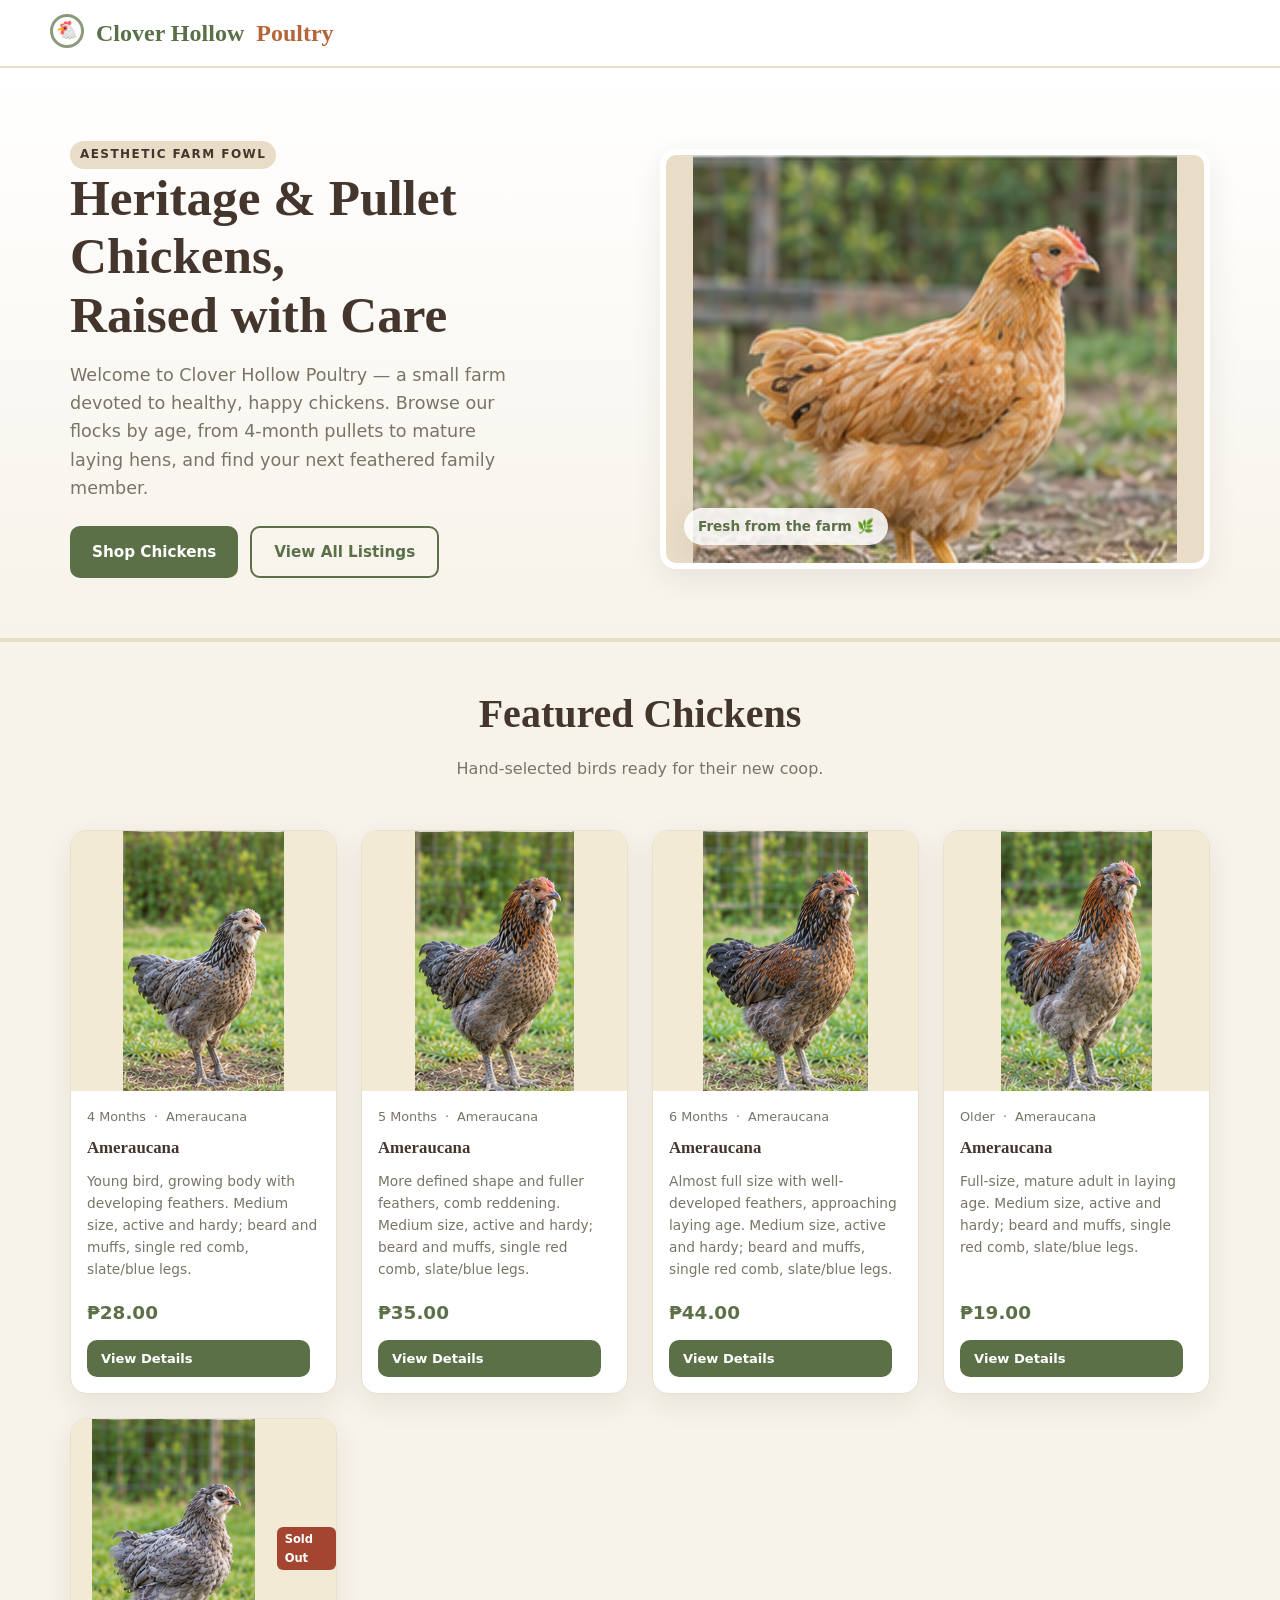
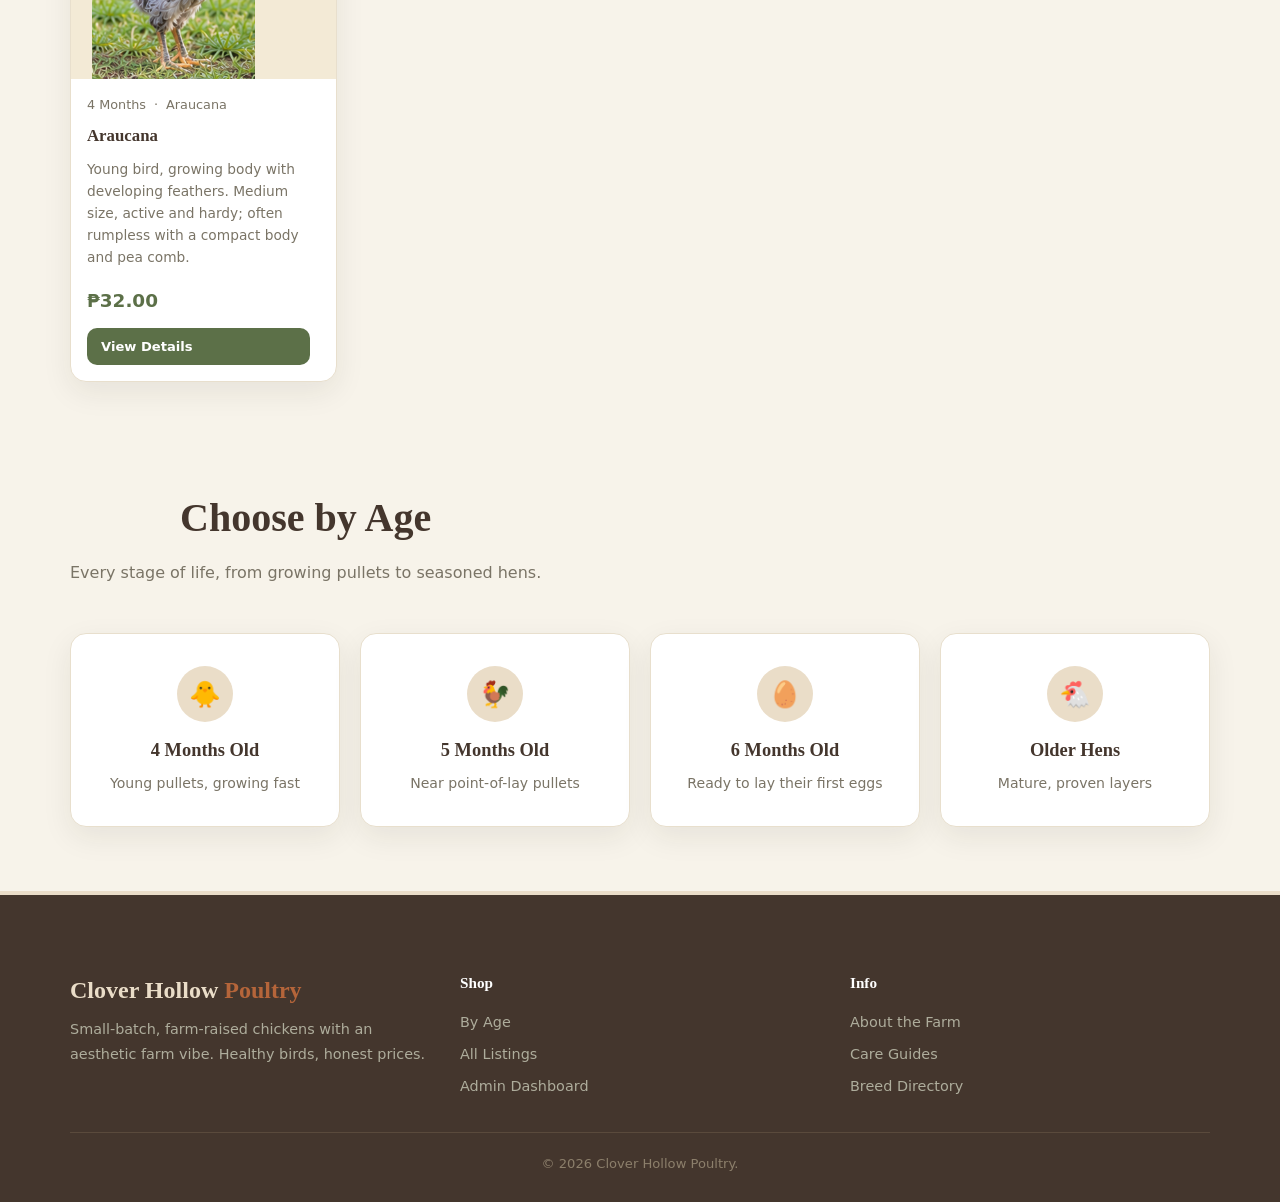
<file: index.html>
<!DOCTYPE html>
<html lang="en">
<head>
<meta charset="UTF-8">
<meta name="viewport" content="width=device-width, initial-scale=1.0">
<title>Clover Hollow Poultry | Farm-Fresh Chickens</title>
<link rel="stylesheet" href="css/style.css">
</head>
<body>

<header class="site-header">
  <div class="container header-inner">
    <a href="index.html" class="brand">
      <div class="mark">🐔</div>
      Clover Hollow <span style="color:var(--terracotta)">Poultry</span>
    </a>

    <nav class="nav-links">
      <a href="index.html">Home</a>
      <a href="categories.html">Chickens by Age</a>
      <a href="products.html">All Listings</a>
      <a href="admin.html">Admin</a>
    </nav>

    <div class="nav-actions">
      <button class="menu-btn" id="menu-btn" aria-label="Open menu"></button>
    </div>
  </div>
</header>

<div class="menu-overlay" id="menu-overlay"></div>
<nav class="mobile-menu" id="mobile-menu">
  <div class="admin-brand" style="margin-bottom:20px">Menu</div>
  <a href="index.html">Home</a>
  <a href="categories.html">Chickens by Age</a>
  <a href="products.html">All Listings</a>
  <a href="admin.html">Admin Dashboard</a>
</nav>

<section class="hero">
  <div class="container">
    <div class="grid">
      <div>
        <span class="tag">Aesthetic Farm Fowl</span>
        <h1>Heritage &amp; Pullet Chickens,<br>Raised with Care</h1>
        <p>Welcome to Clover Hollow Poultry — a small farm devoted to healthy, happy chickens. Browse our flocks by age, from 4-month pullets to mature laying hens, and find your next feathered family member.</p>
        <div style="display:flex;gap:12px;flex-wrap:wrap">
          <a href="categories.html" class="btn btn-primary">Shop Chickens</a>
          <a href="products.html" class="btn btn-outline">View All Listings</a>
        </div>
      </div>
      <div class="hero-image">
        <img src="assets/images/4-month/orpington-4-month.png" alt="Orpington chicken" loading="lazy" onerror="this.src='https://placehold.co/600x420?text=Chicken'">
        <div class="hero-chip">Fresh from the farm 🌿</div>
      </div>
    </div>
  </div>
</section>

<section class="section section-sm">
  <div class="container">
    <h2 class="section-title">Featured Chickens</h2>
    <p class="section-sub">Hand-selected birds ready for their new coop.</p>
    <div class="card-grid" id="featured-grid"></div>
  </div>
</section>

<section class="section">
  <div class="container">
    <div style="display:flex;align-items:center;justify-content:space-between;gap:20px;flex-wrap:wrap">
      <div>
        <h2 class="section-title">Choose by Age</h2>
        <p class="section-sub">Every stage of life, from growing pullets to seasoned hens.</p>
      </div>
    </div>
    <div class="category-grid">
      <a href="categories.html?age=4-month" class="category-card">
        <div class="category-icon">🐥</div>
        <h3>4 Months Old</h3>
        <p>Young pullets, growing fast</p>
      </a>
      <a href="categories.html?age=5-month" class="category-card">
        <div class="category-icon">🐓</div>
        <h3>5 Months Old</h3>
        <p>Near point-of-lay pullets</p>
      </a>
      <a href="categories.html?age=6-month" class="category-card">
        <div class="category-icon">🥚</div>
        <h3>6 Months Old</h3>
        <p>Ready to lay their first eggs</p>
      </a>
      <a href="categories.html?age=older" class="category-card">
        <div class="category-icon">🐔</div>
        <h3>Older Hens</h3>
        <p>Mature, proven layers</p>
      </a>
    </div>
  </div>
</section>

<footer class="site-footer">
  <div class="container">
    <div class="footer-grid">
      <div>
        <div class="brand-footer" style="margin-bottom:8px">Clover Hollow <span style="color:var(--terracotta)">Poultry</span></div>
        <p>Small-batch, farm-raised chickens with an aesthetic farm vibe. Healthy birds, honest prices.</p>
      </div>
      <div>
        <h4>Shop</h4>
        <ul>
          <li><a href="categories.html">By Age</a></li>
          <li><a href="products.html">All Listings</a></li>
          <li><a href="admin.html">Admin Dashboard</a></li>
        </ul>
      </div>
      <div>
        <h4>Info</h4>
        <ul>
          <li><a href="#">About the Farm</a></li>
          <li><a href="#">Care Guides</a></li>
          <li><a href="#">Breed Directory</a></li>
        </ul>
      </div>
    </div>
    <div class="copy">© 2026 Clover Hollow Poultry.</div>
  </div>
</footer>

<script src="data/products.js"></script>
<script src="js/app.js"></script>
<script>
document.addEventListener('DOMContentLoaded', () => {
  const featured = getProducts().filter(p => p.featured).slice(0, 6);
  renderCards('featured-grid', featured);
});
</script>
</body>
</html>
</file>
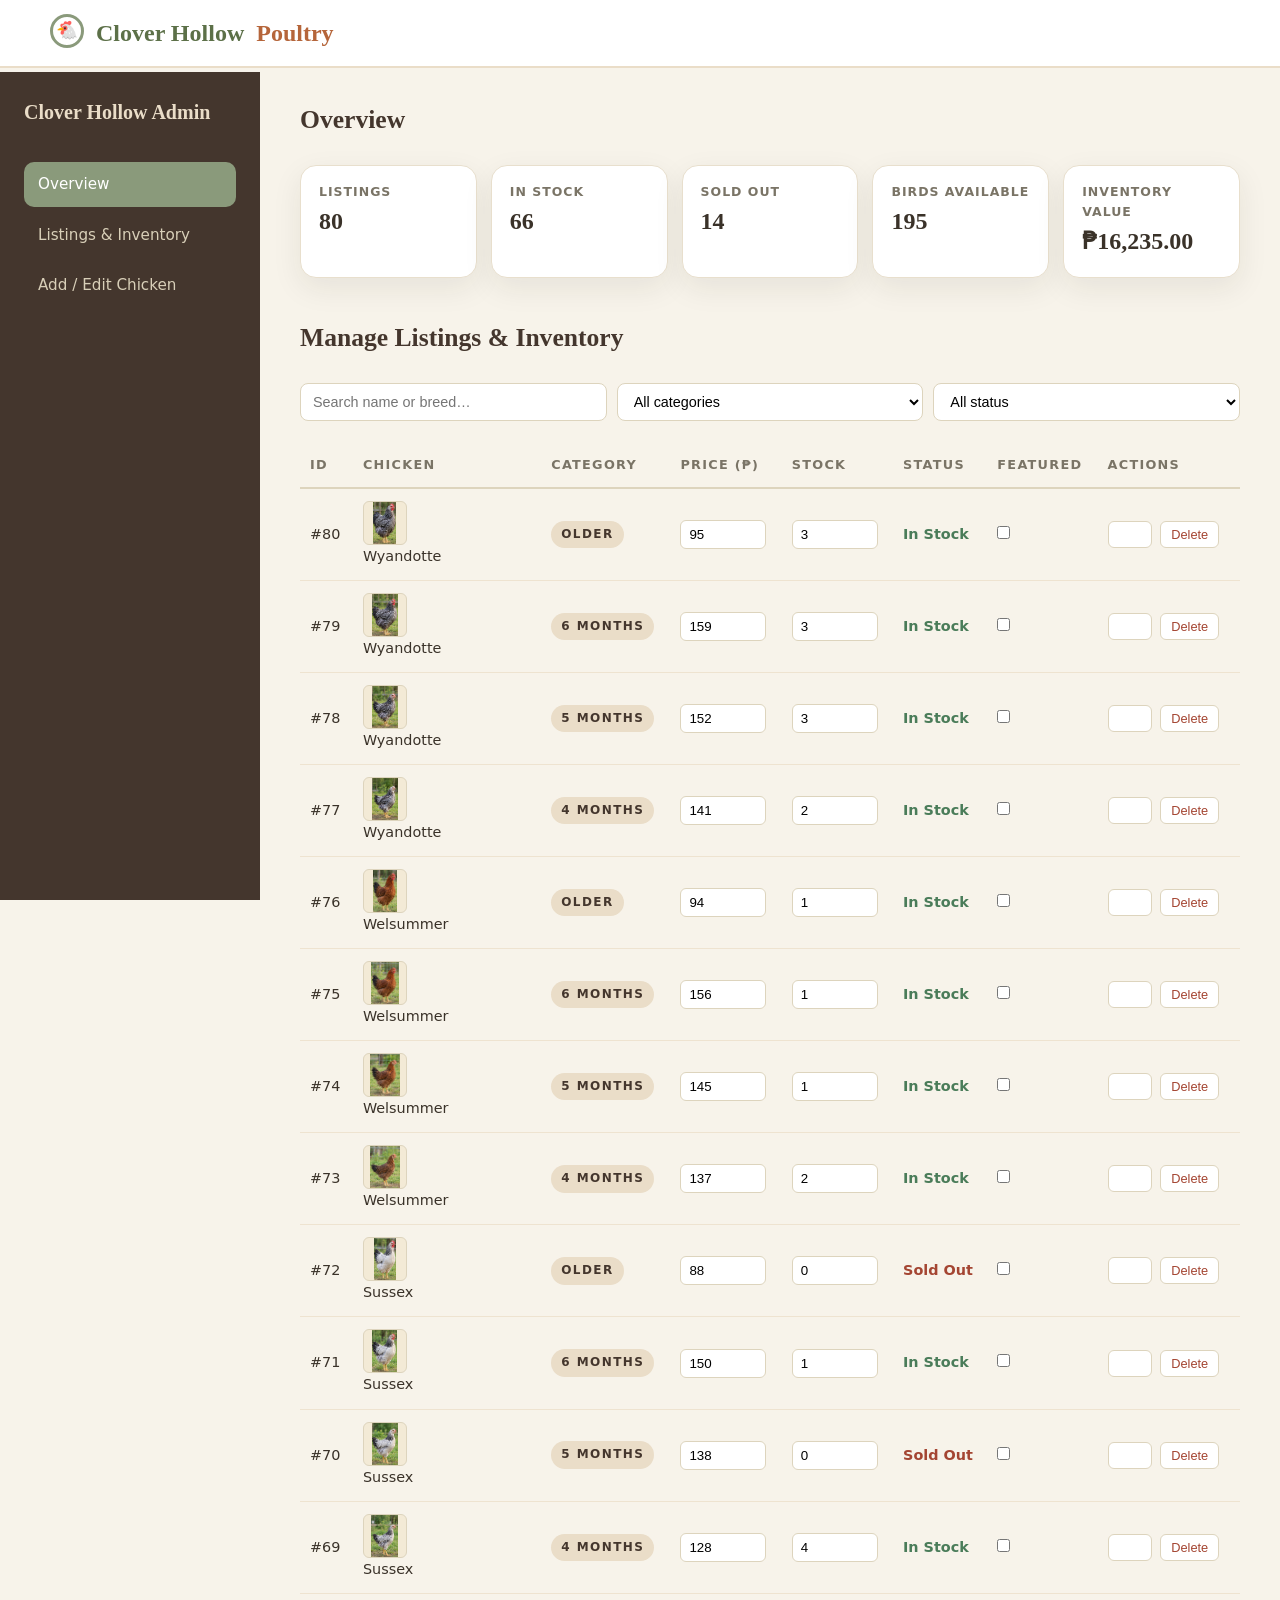
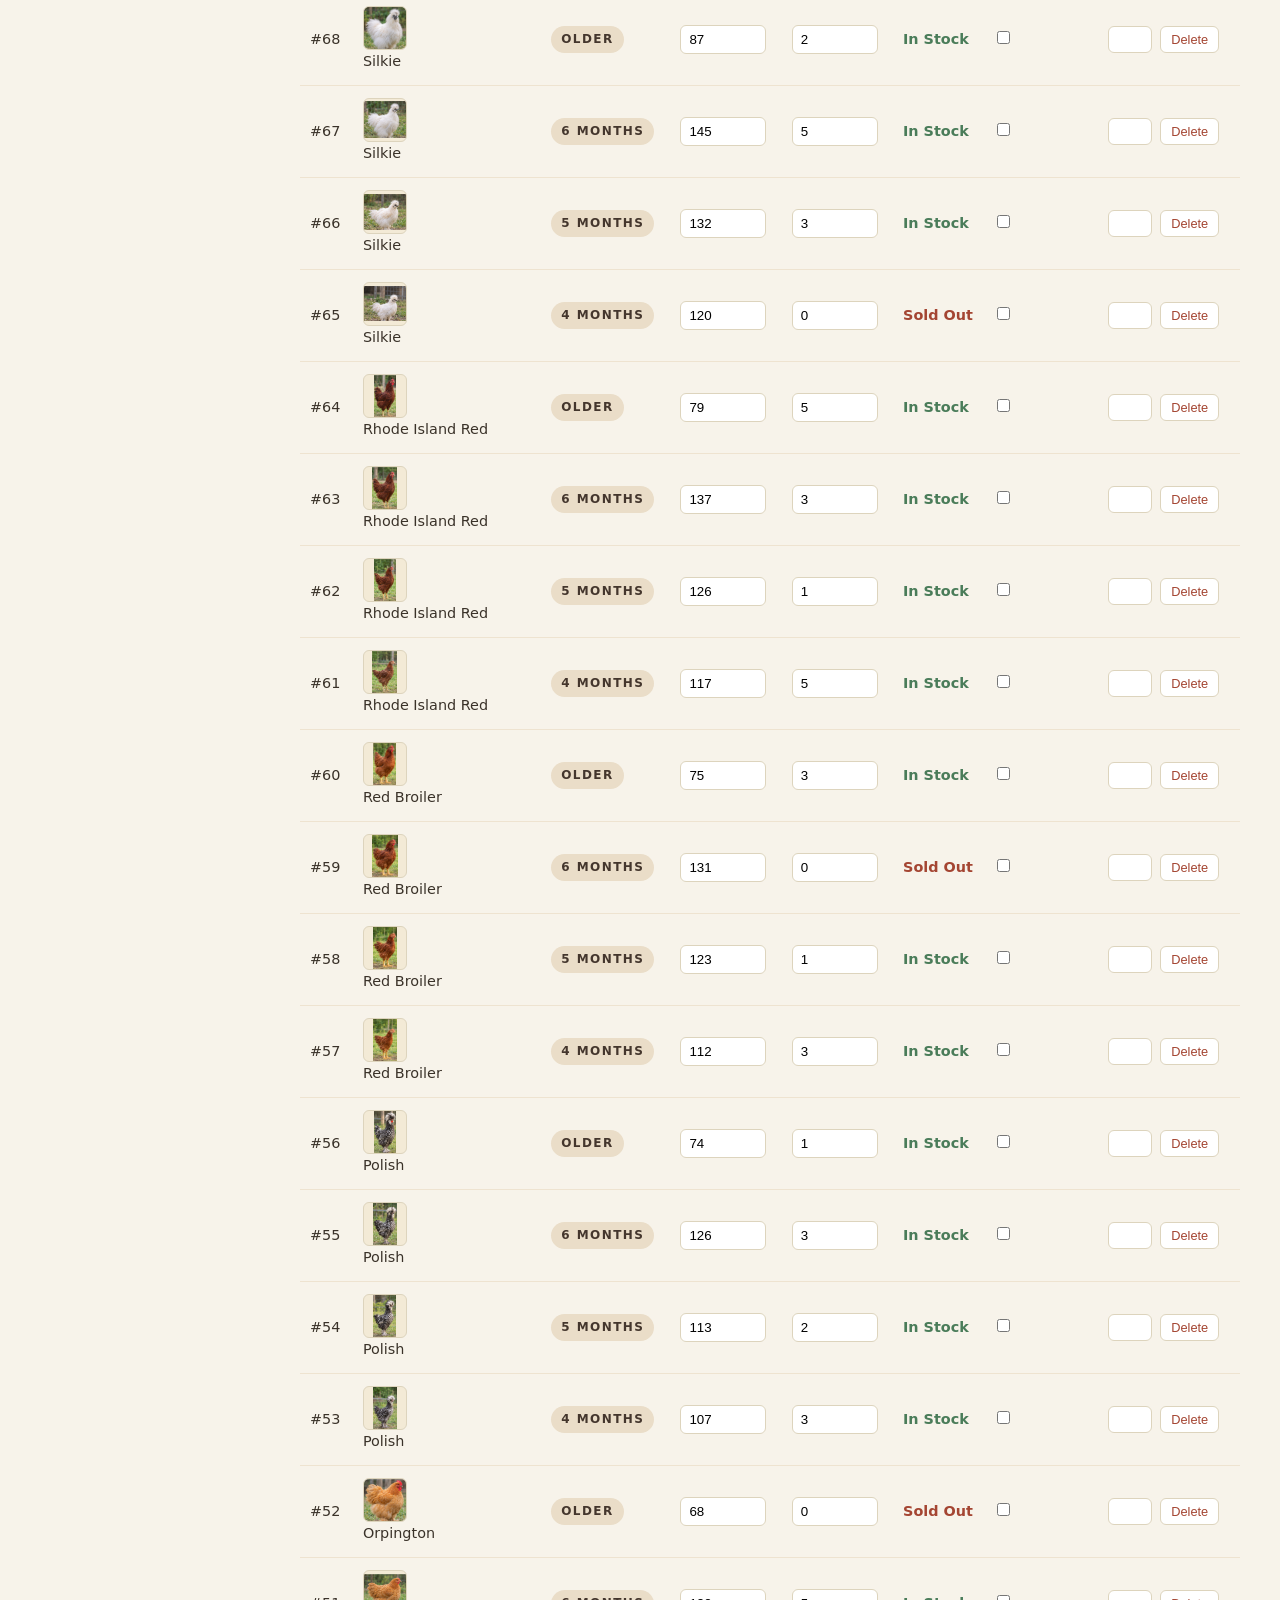
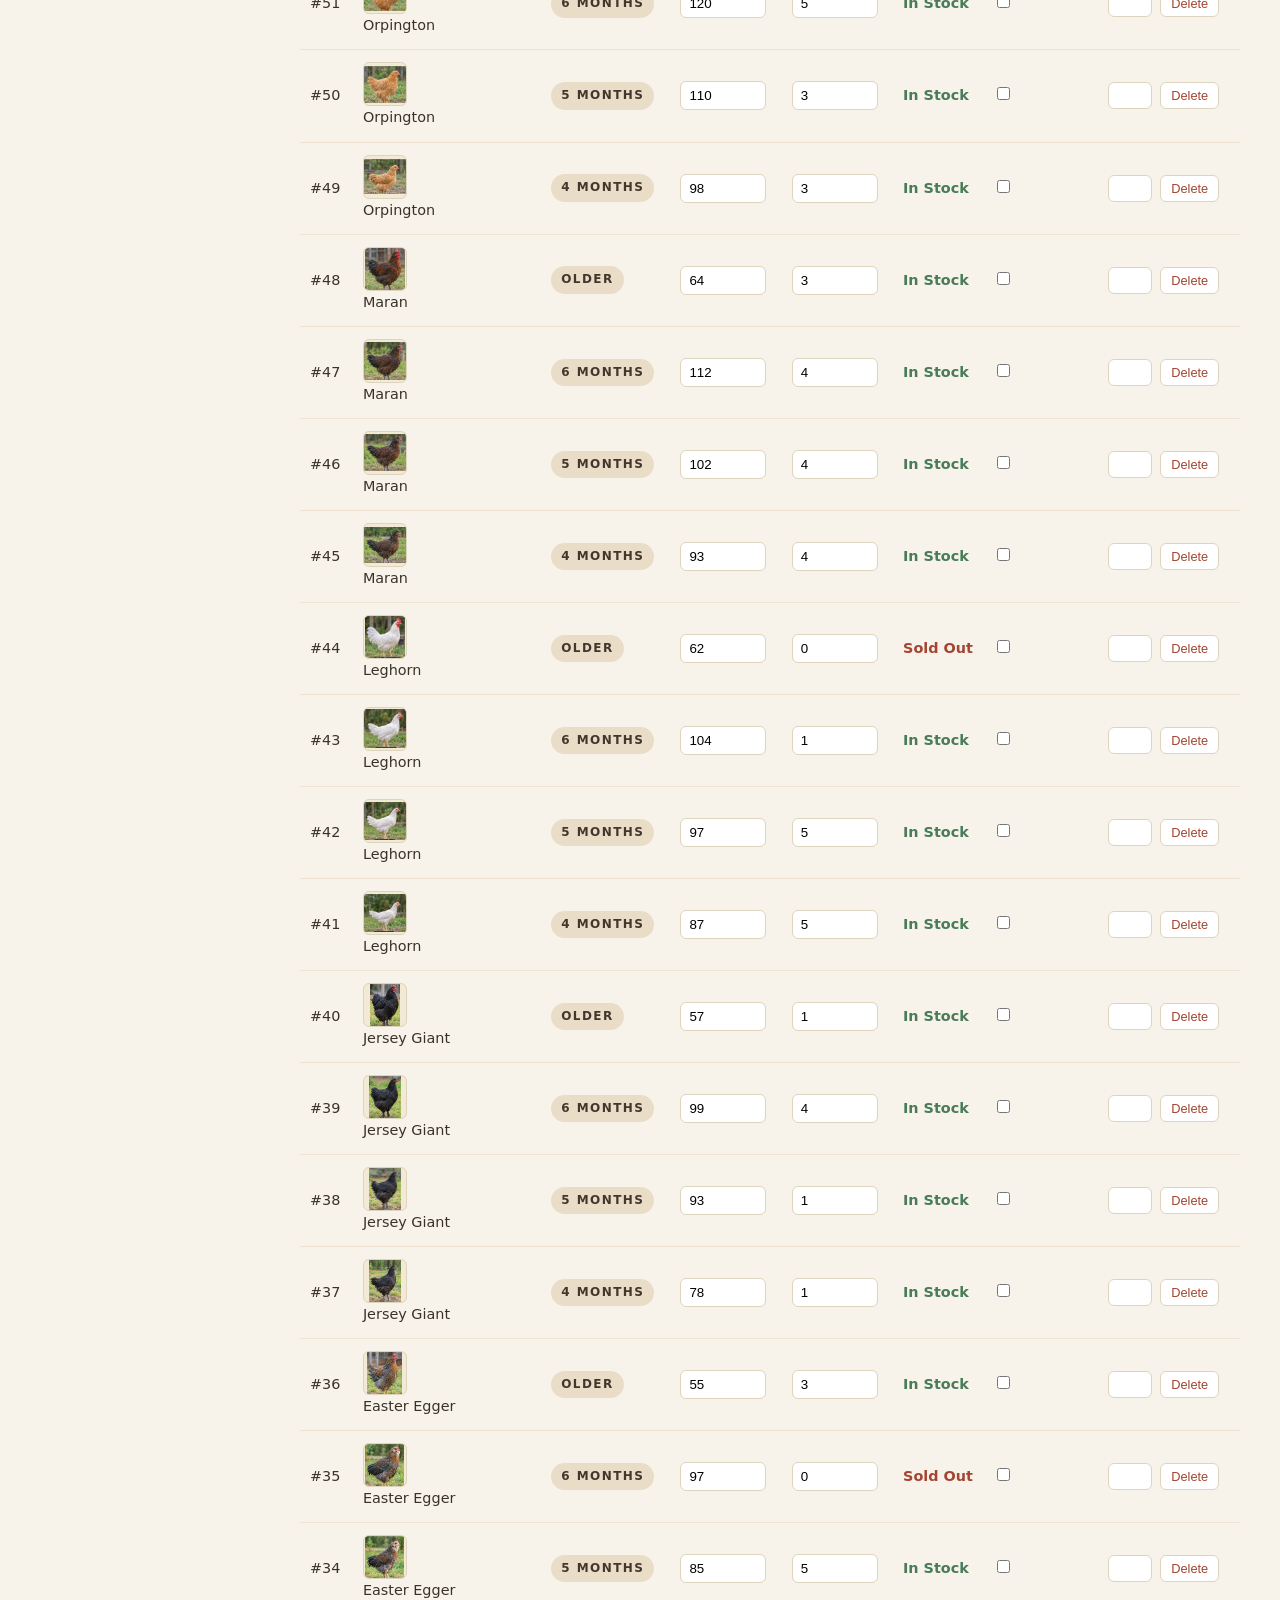
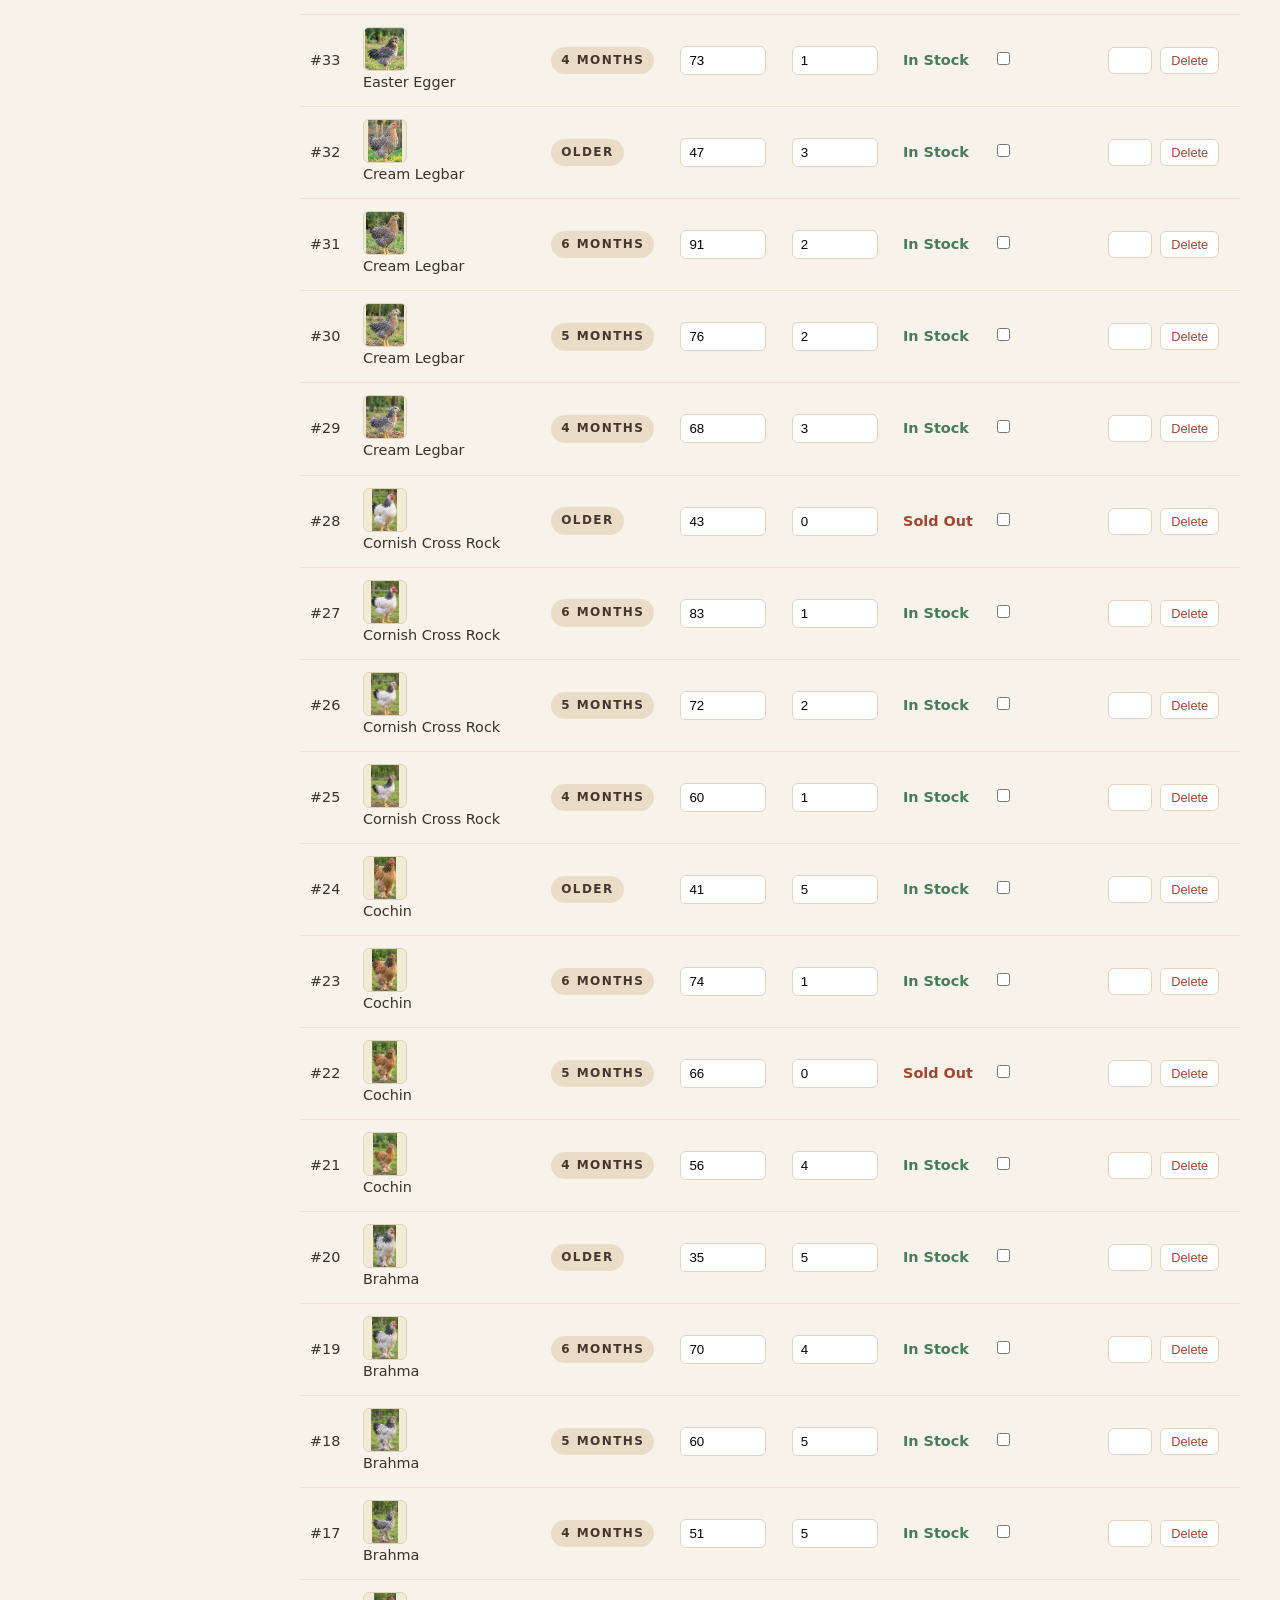
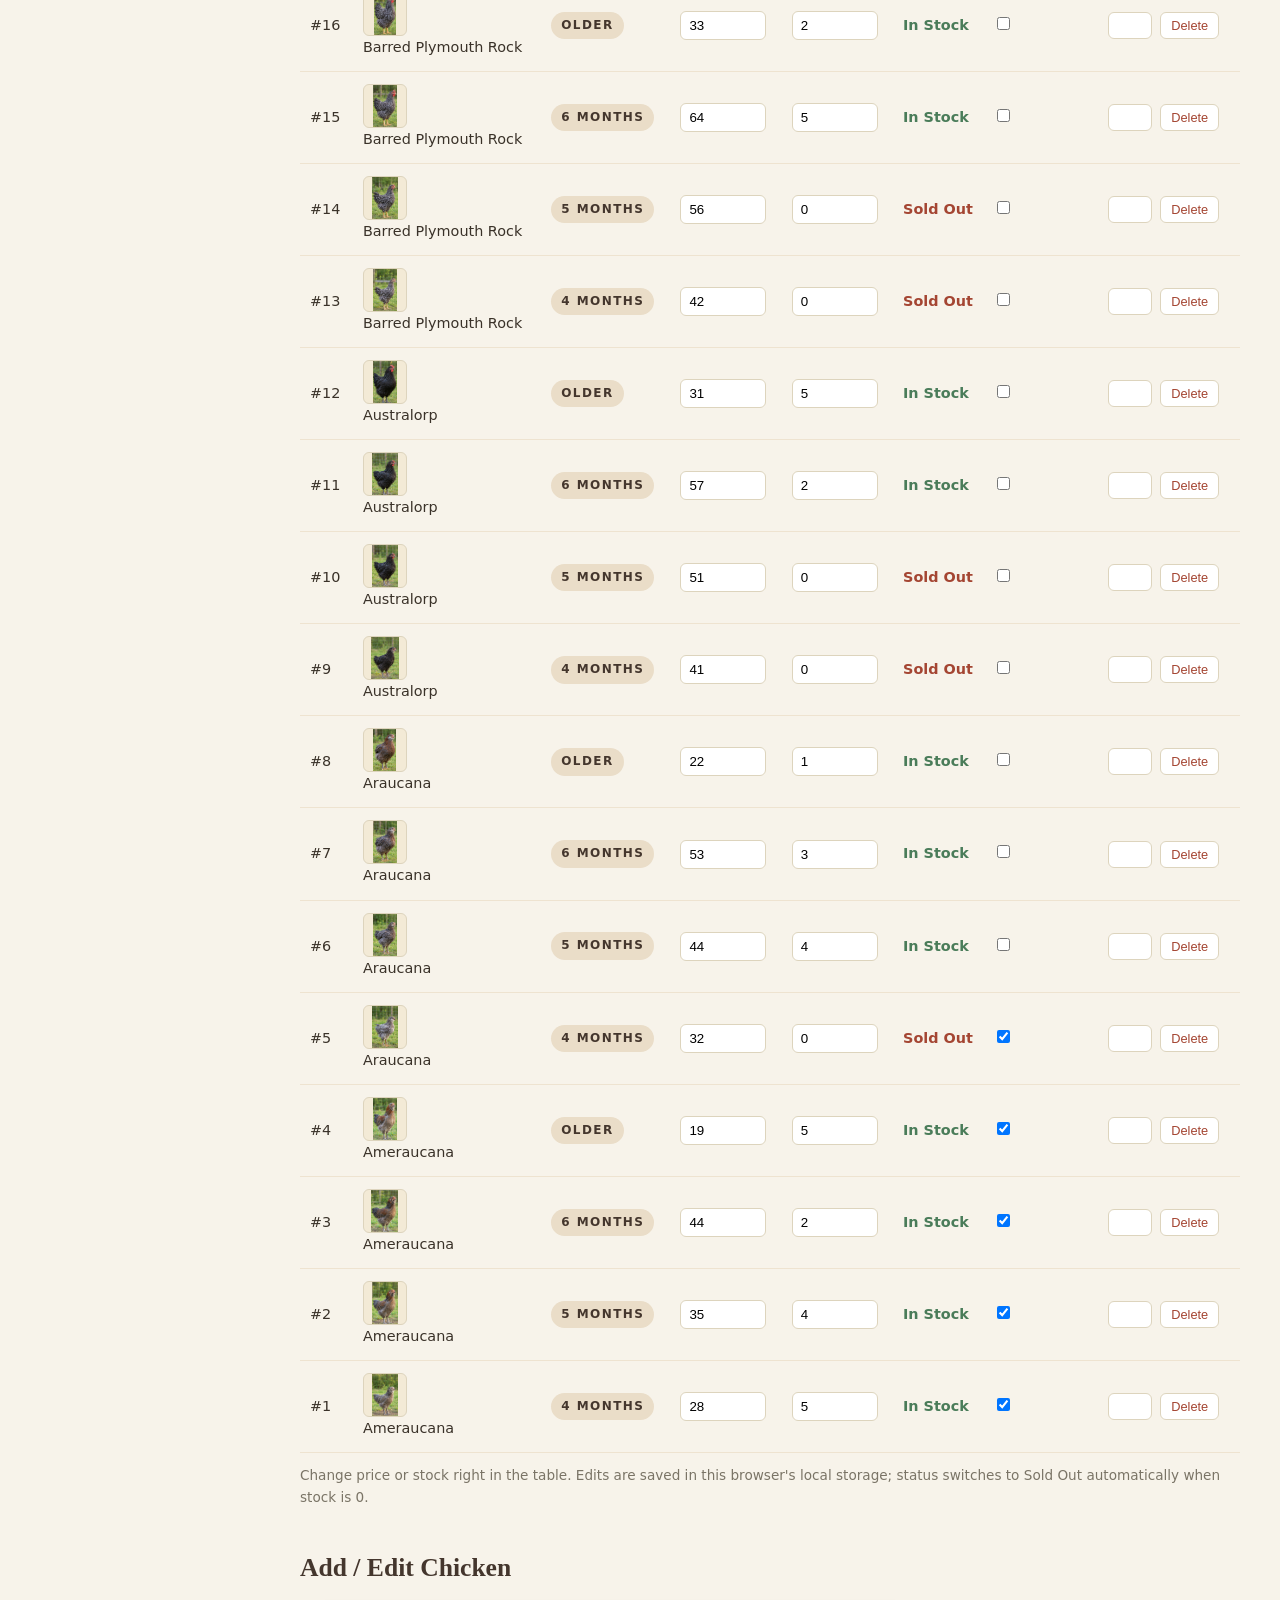
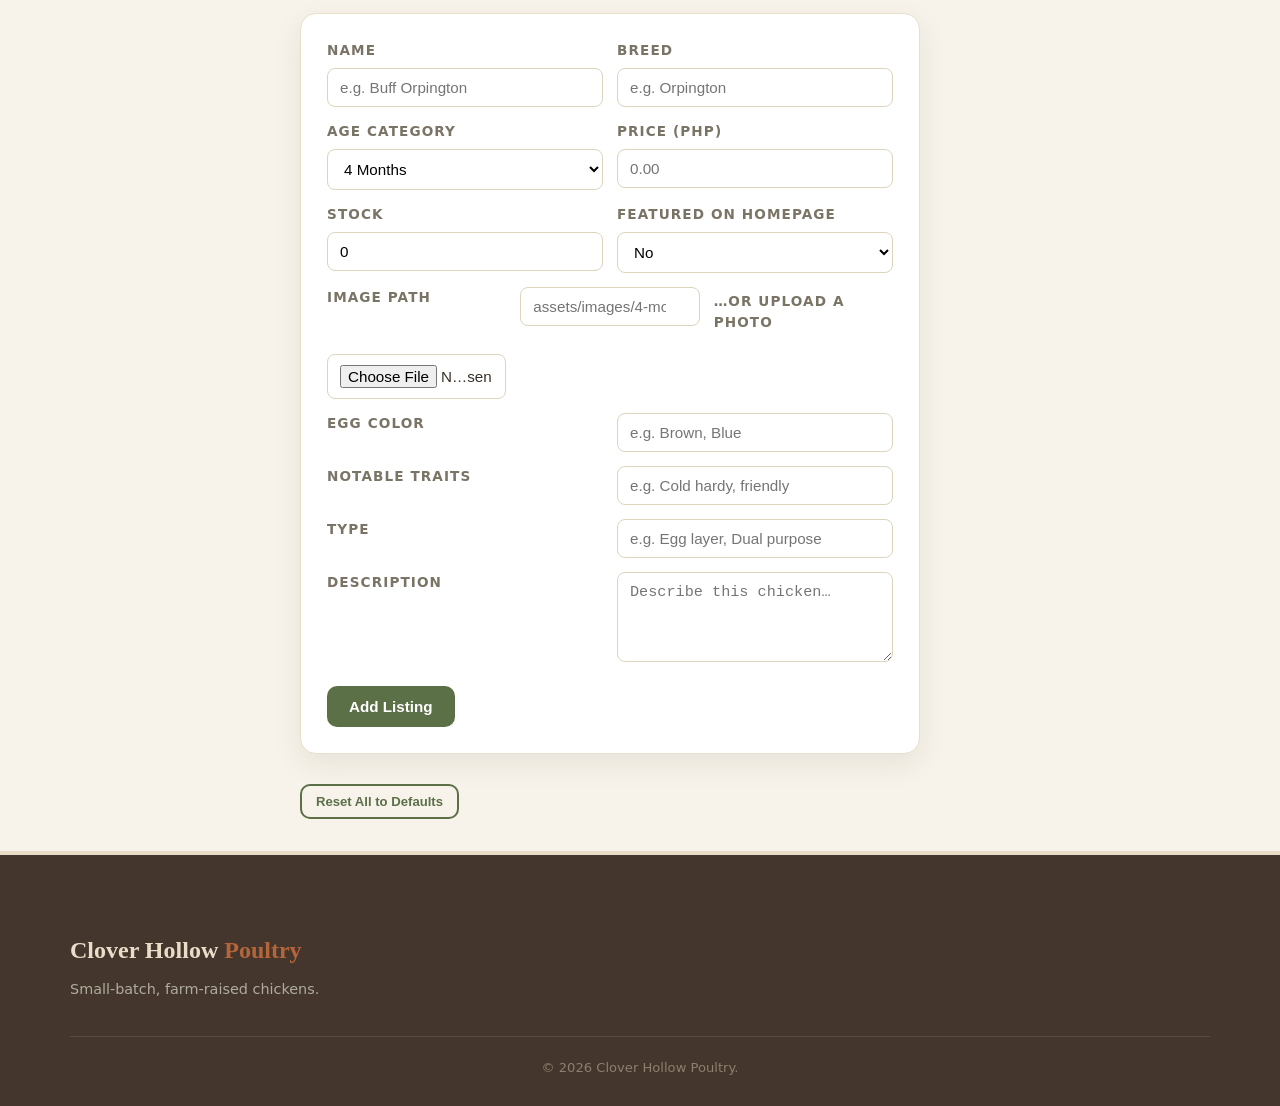
<file: admin.html>
<!DOCTYPE html>
<html lang="en">
<head>
<meta charset="UTF-8">
<meta name="viewport" content="width=device-width, initial-scale=1.0">
<title>Admin Dashboard | Clover Hollow Poultry</title>
<link rel="stylesheet" href="css/style.css">
</head>
<body>

<header class="site-header">
  <div class="container header-inner">
    <a href="index.html" class="brand">
      <div class="mark">🐔</div>
      Clover Hollow <span style="color:var(--terracotta)">Poultry</span>
    </a>
    <nav class="nav-links">
      <a href="index.html">Home</a>
      <a href="products.html">Listings</a>
      <a href="admin.html" style="color:var(--terracotta)">Admin</a>
    </nav>
    <div class="nav-actions">
      <button class="menu-btn" id="menu-btn" aria-label="Open menu"></button>
    </div>
  </div>
</header>

<div class="menu-overlay" id="menu-overlay"></div>
<nav class="mobile-menu" id="mobile-menu">
  <div class="admin-brand" style="margin-bottom:20px">Menu</div>
  <a href="index.html">Home</a>
  <a href="categories.html">Chickens by Age</a>
  <a href="products.html">All Listings</a>
  <a href="admin.html">Admin Dashboard</a>
</nav>

<div class="admin-shell">
  <aside class="admin-sidebar">
    <div class="admin-brand">Clover Hollow <span style="color:var(--wheat)">Admin</span></div>
    <a href="#stats" class="active">Overview</a>
    <a href="#listings">Listings &amp; Inventory</a>
    <a href="#add">Add / Edit Chicken</a>
  </aside>

  <main class="admin-main">
    <section id="stats">
      <h2>Overview</h2>
      <div class="stat-grid" id="stat-grid"></div>
    </section>

    <section id="listings" style="margin-top:40px">
      <h2>Manage Listings &amp; Inventory</h2>
      <div class="admin-toolbar">
        <input type="text" id="admin-search" placeholder="Search name or breed…">
        <select id="admin-age"><option value="">All categories</option><option value="4-month">4 Months</option><option value="5-month">5 Months</option><option value="6-month">6 Months</option><option value="older">Older</option></select>
        <select id="admin-status"><option value="">All status</option><option value="In Stock">In Stock</option><option value="Sold Out">Sold Out</option></select>
      </div>
      <div class="admin-table-wrap" style="overflow:auto">
        <table class="admin-table">
          <thead>
            <tr>
              <th>ID</th><th>Chicken</th><th>Category</th><th>Price (₱)</th><th>Stock</th><th>Status</th><th>Featured</th><th>Actions</th>
            </tr>
          </thead>
          <tbody id="product-list"></tbody>
        </table>
      </div>
      <p style="margin-top:12px;color:var(--muted);font-size:0.85rem">Change price or stock right in the table. Edits are saved in this browser's local storage; status switches to Sold Out automatically when stock is 0.</p>
    </section>

    <section id="add" style="margin-top:40px">
      <h2>Add / Edit Chicken</h2>
      <form class="admin-form" id="admin-form">
        <div class="row">
          <div>
            <label>Name</label>
            <input id="name" required placeholder="e.g. Buff Orpington">
          </div>
          <div>
            <label>Breed</label>
            <input id="breed" required placeholder="e.g. Orpington">
          </div>
        </div>
        <div class="row">
          <div>
            <label>Age Category</label>
            <select id="age" required>
              <option value="4-month">4 Months</option>
              <option value="5-month">5 Months</option>
              <option value="6-month">6 Months</option>
              <option value="older">Older</option>
            </select>
          </div>
          <div>
            <label>Price (PHP)</label>
            <input id="price" type="number" step="0.01" min="0" required placeholder="0.00">
          </div>
        </div>
        <div class="row">
          <div>
            <label>Stock</label>
            <input id="stock" type="number" min="0" step="1" value="0" required>
          </div>
          <div>
            <label>Featured on homepage</label>
            <select id="featured"><option value="no">No</option><option value="yes">Yes</option></select>
          </div>
        </div>
        <div class="row field-full">
          <label>Image Path</label>
          <input id="image" list="image-list" placeholder="assets/images/4-month/orpington-4-month.png">
          <datalist id="image-list"></datalist>
          <label style="margin-top:4px">…or upload a photo</label>
          <input id="image-file" type="file" accept="image/*">
          <img id="image-preview" alt="" style="display:none;max-width:140px;border-radius:8px;border:1px solid #ddd4bd">
        </div>
        <div class="row field-full">
          <label>Egg Color</label>
          <input id="egg" placeholder="e.g. Brown, Blue">
        </div>
        <div class="row field-full">
          <label>Notable Traits</label>
          <input id="trait" placeholder="e.g. Cold hardy, friendly">
        </div>
        <div class="row field-full">
          <label>Type</label>
          <input id="type" placeholder="e.g. Egg layer, Dual purpose">
        </div>
        <div class="row field-full">
          <label>Description</label>
          <textarea id="description" required placeholder="Describe this chicken…"></textarea>
        </div>
        <div class="form-actions">
          <button type="submit" class="btn btn-primary" id="save-btn">Add Listing</button>
          <button type="button" class="btn btn-outline" id="cancel-edit" style="display:none">Cancel</button>
        </div>
      </form>
    </section>

    <div style="margin-top:30px">
      <button class="btn btn-outline btn-sm" id="reset-csv">Reset All to Defaults</button>
    </div>
  </main>
</div>

<footer class="site-footer">
  <div class="container">
    <div class="footer-grid">
      <div>
        <div class="brand-footer" style="margin-bottom:8px">Clover Hollow <span style="color:var(--terracotta)">Poultry</span></div>
        <p>Small-batch, farm-raised chickens.</p>
      </div>
    </div>
    <div class="copy">© 2026 Clover Hollow Poultry.</div>
  </div>
</footer>

<script src="data/products.js"></script>
<script src="js/app.js"></script>
<script src="js/admin.js"></script>
</body>
</html>
</file>
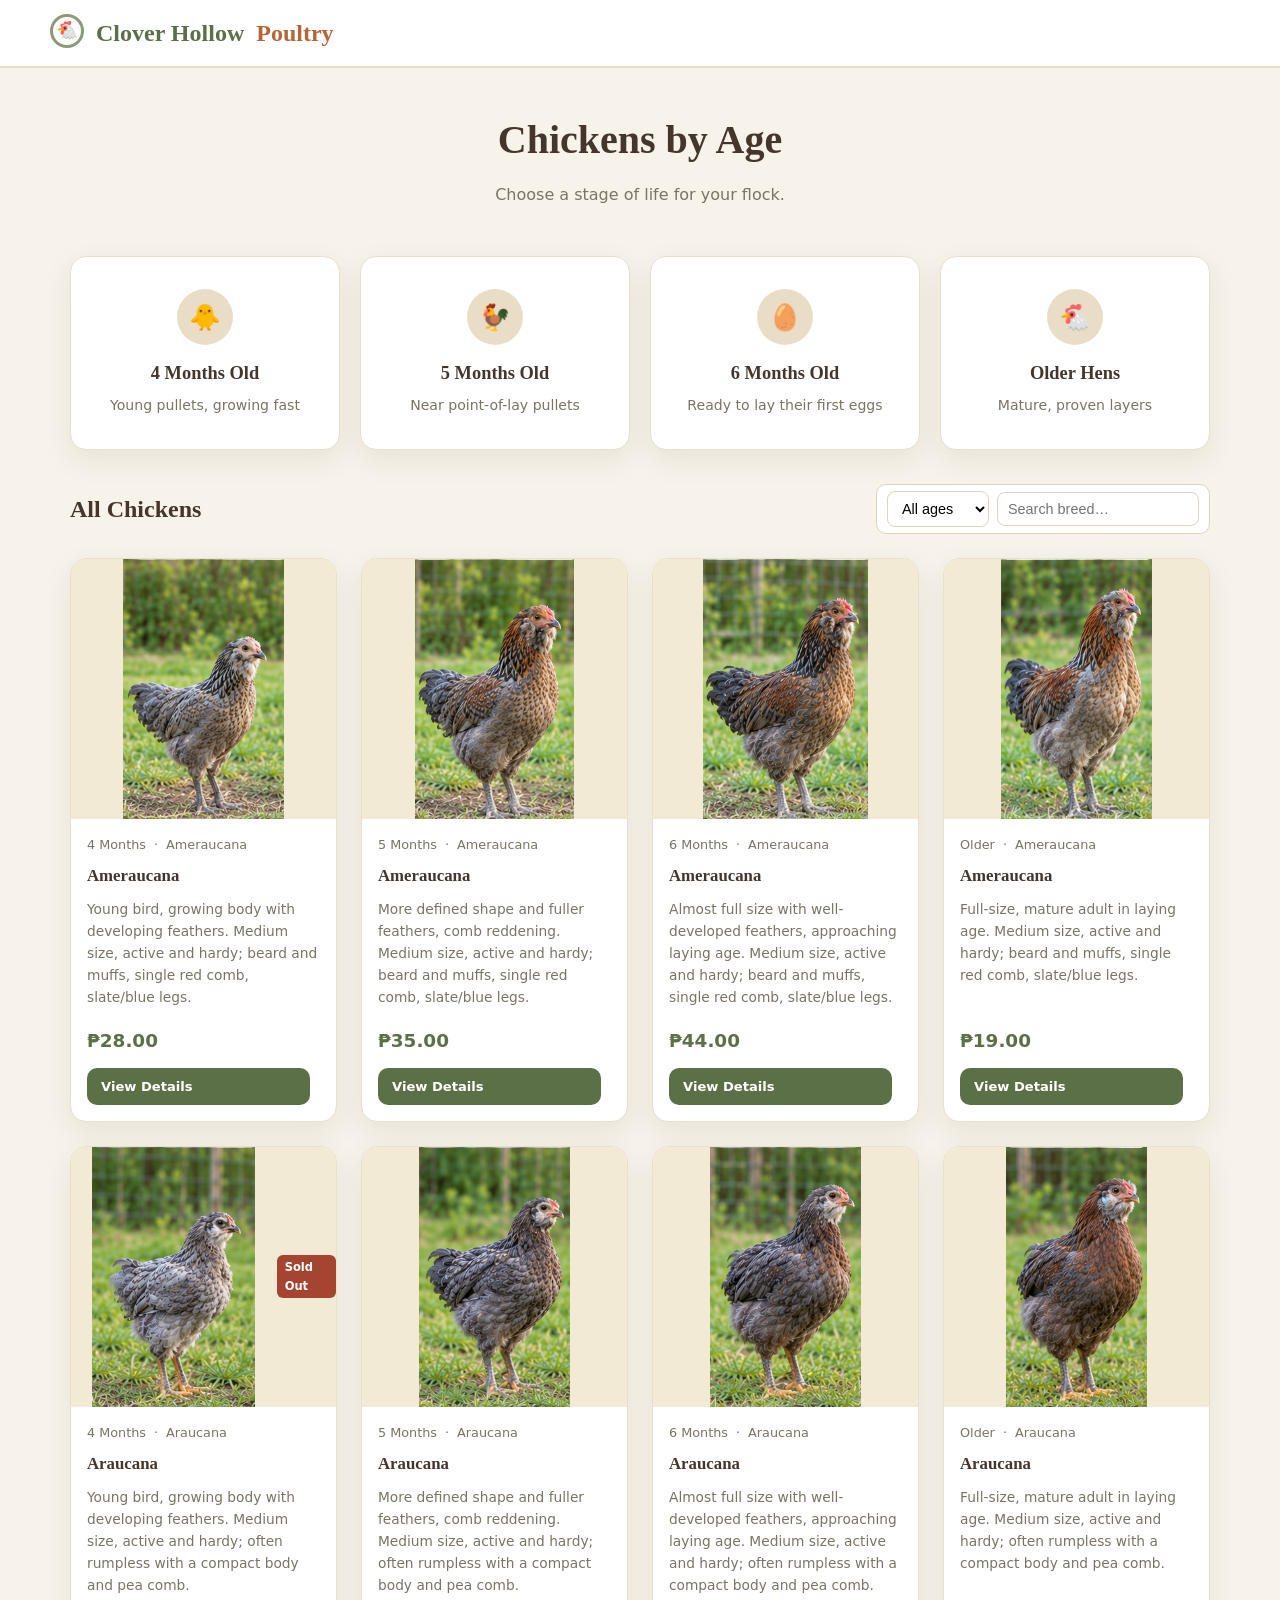
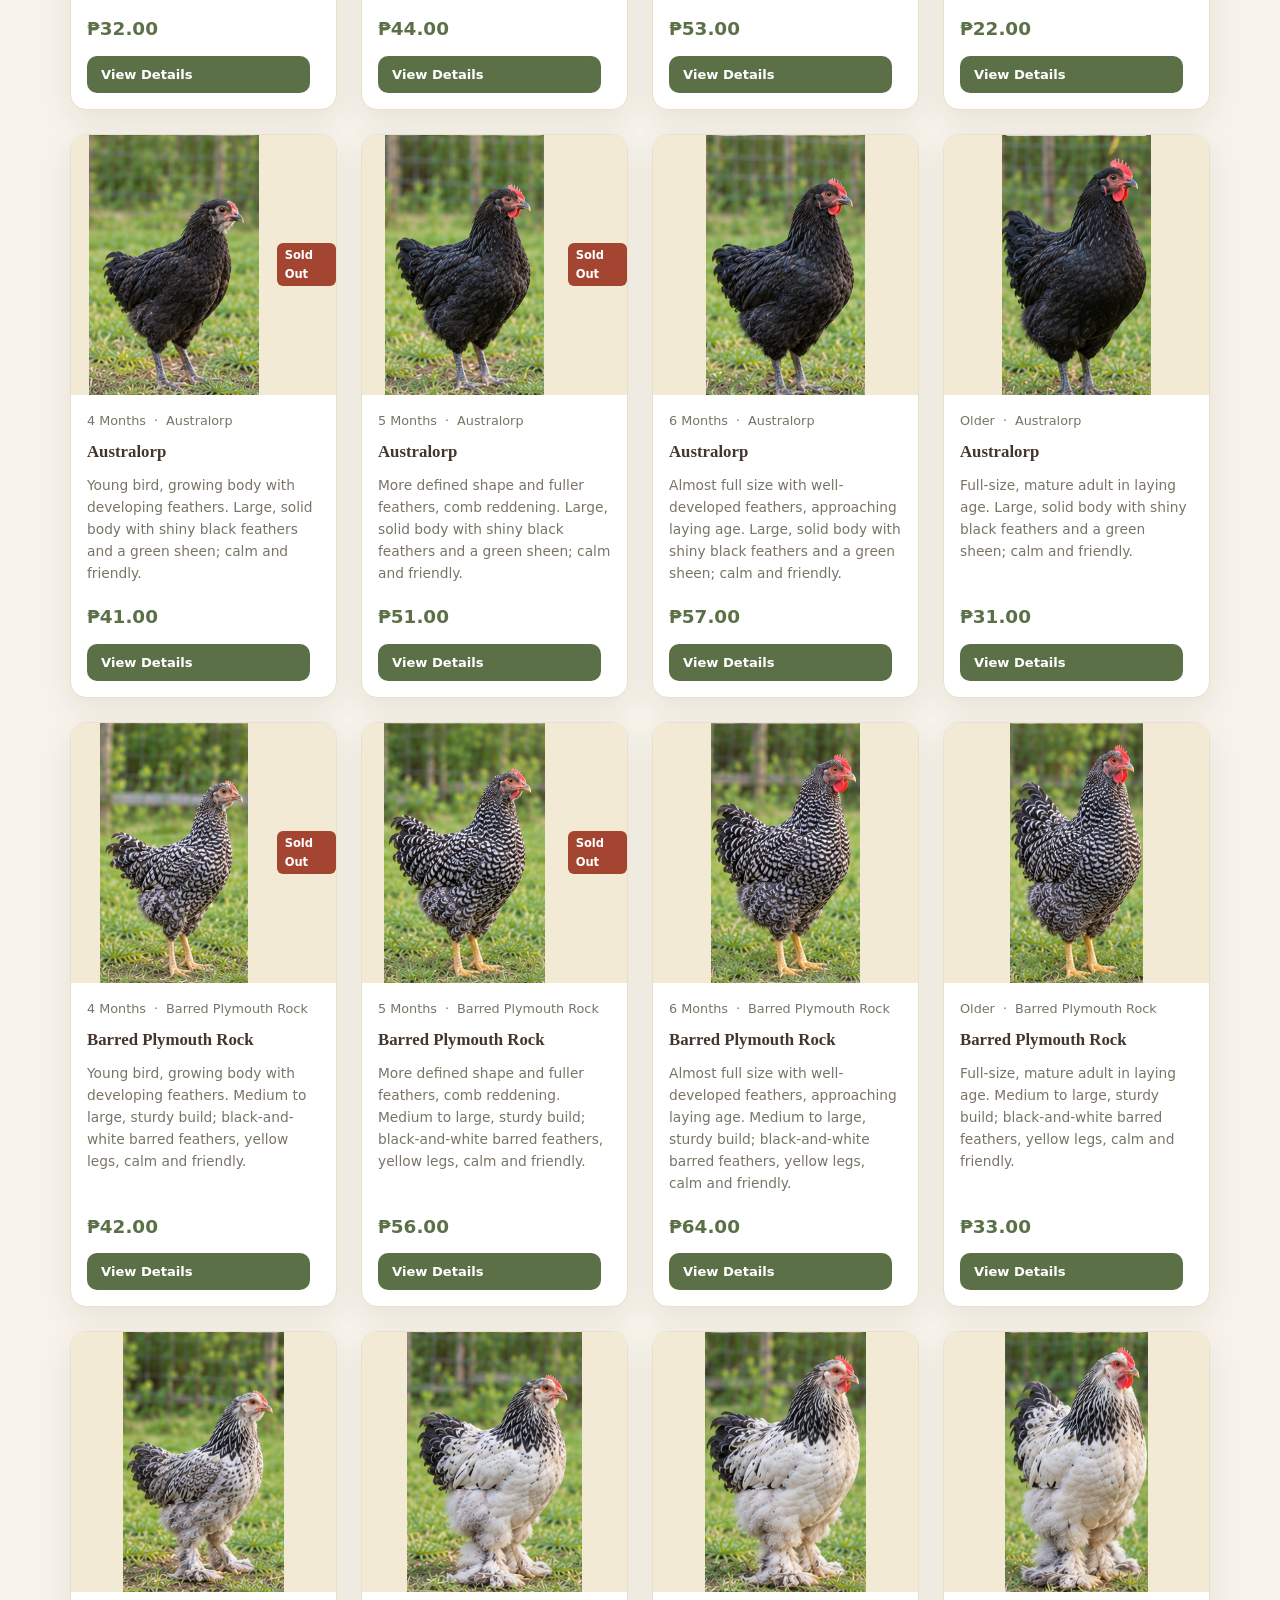
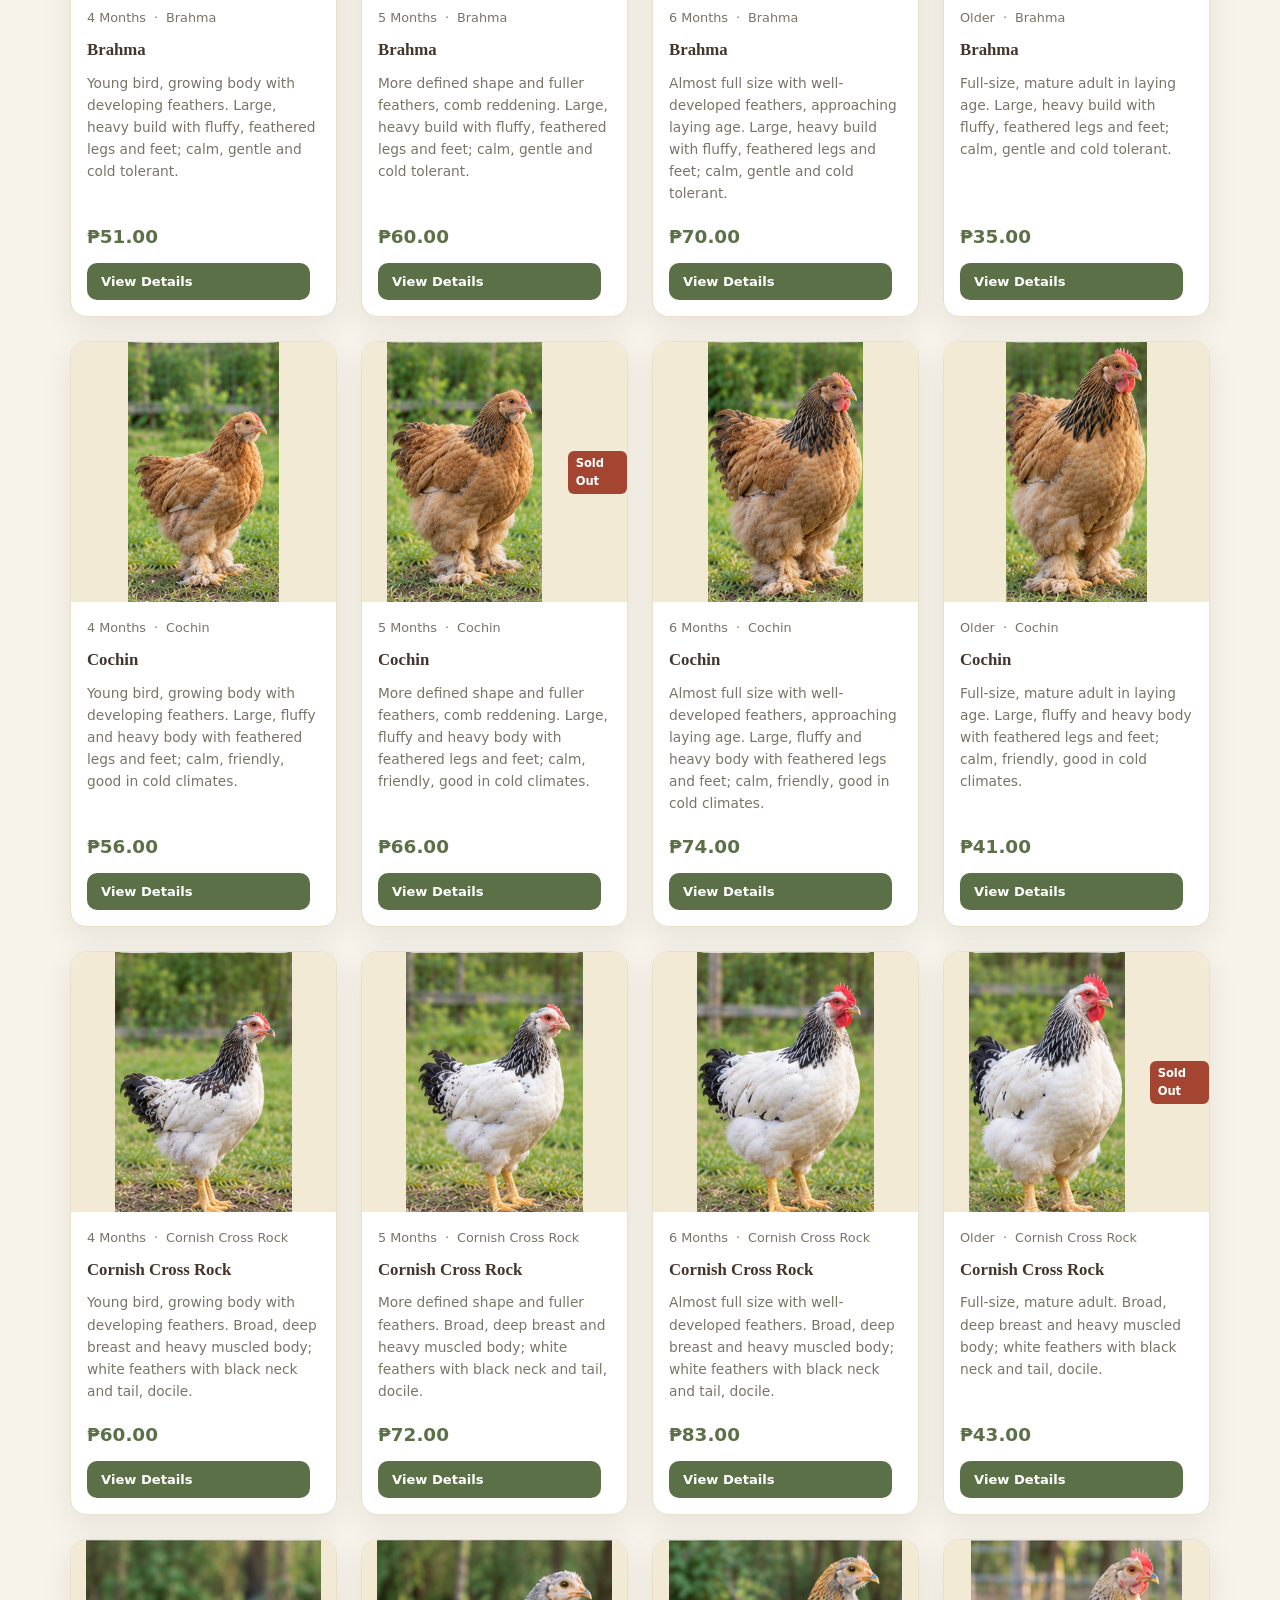
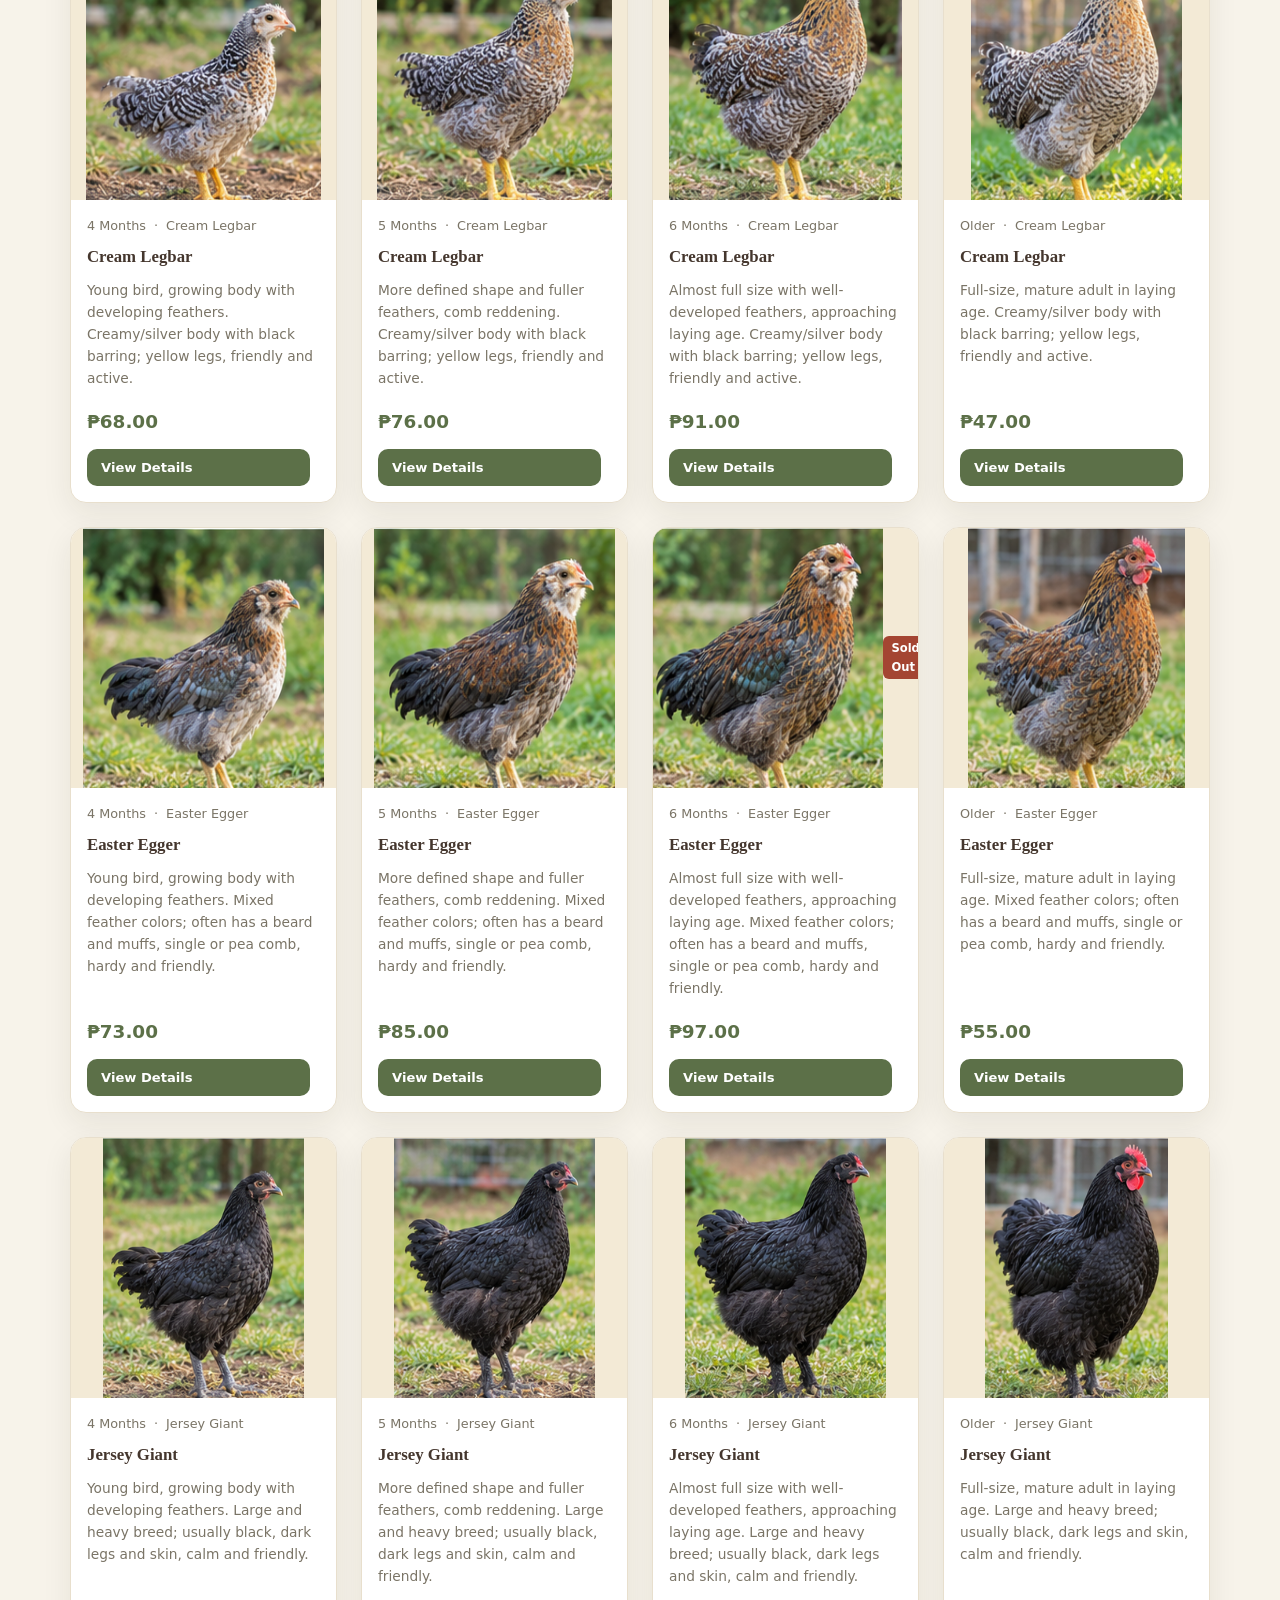
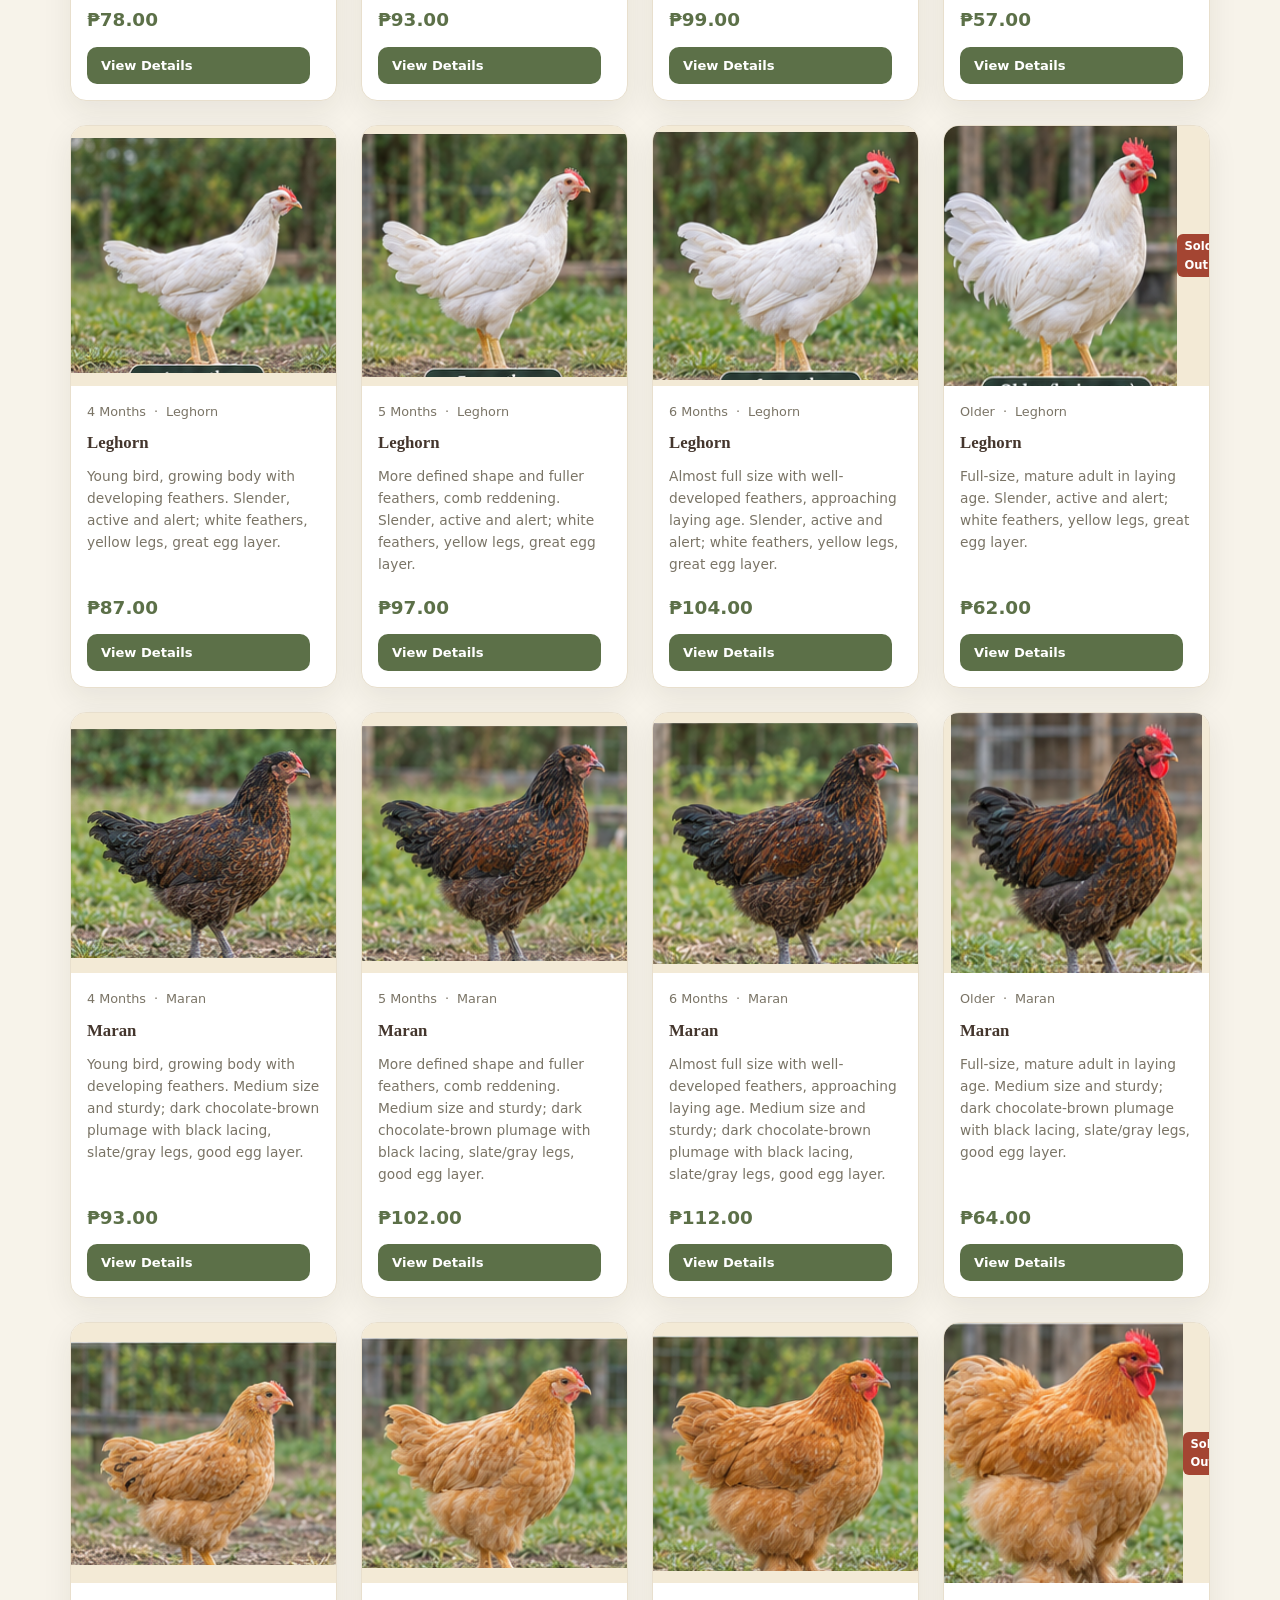
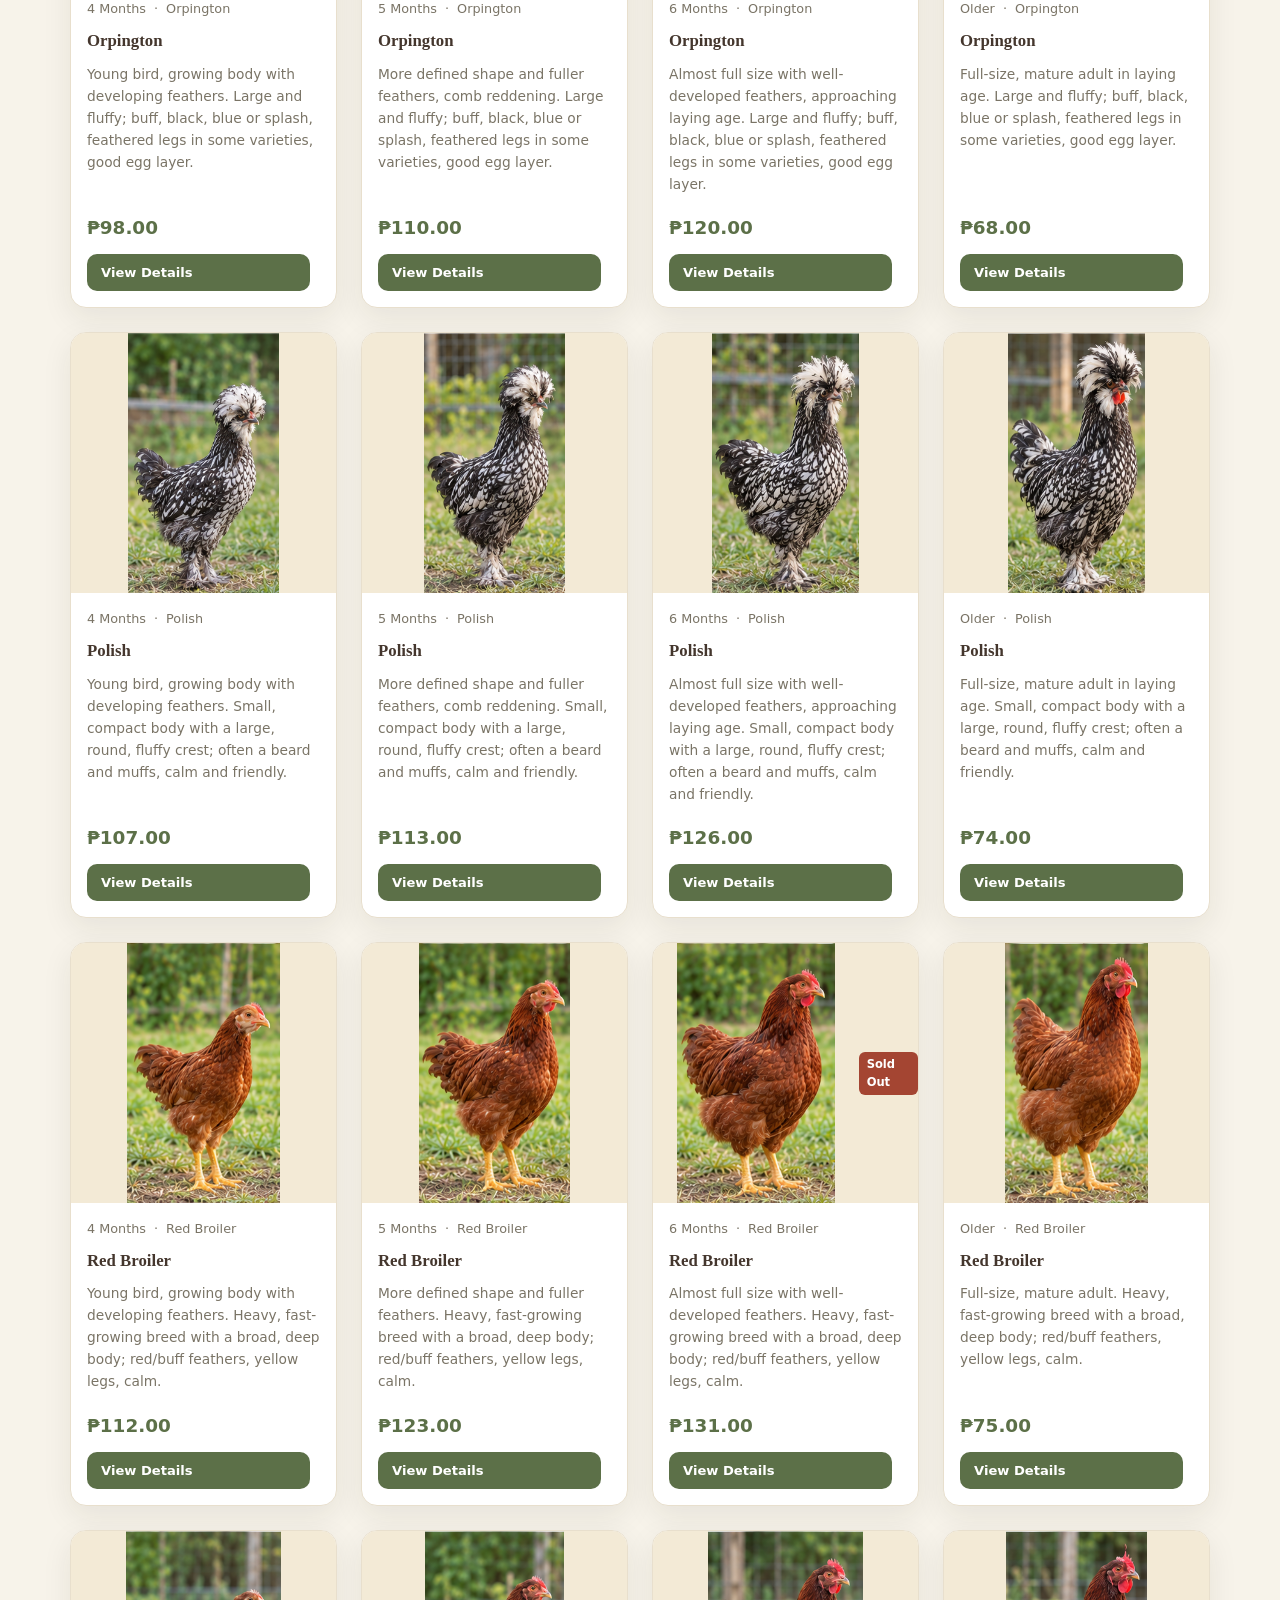
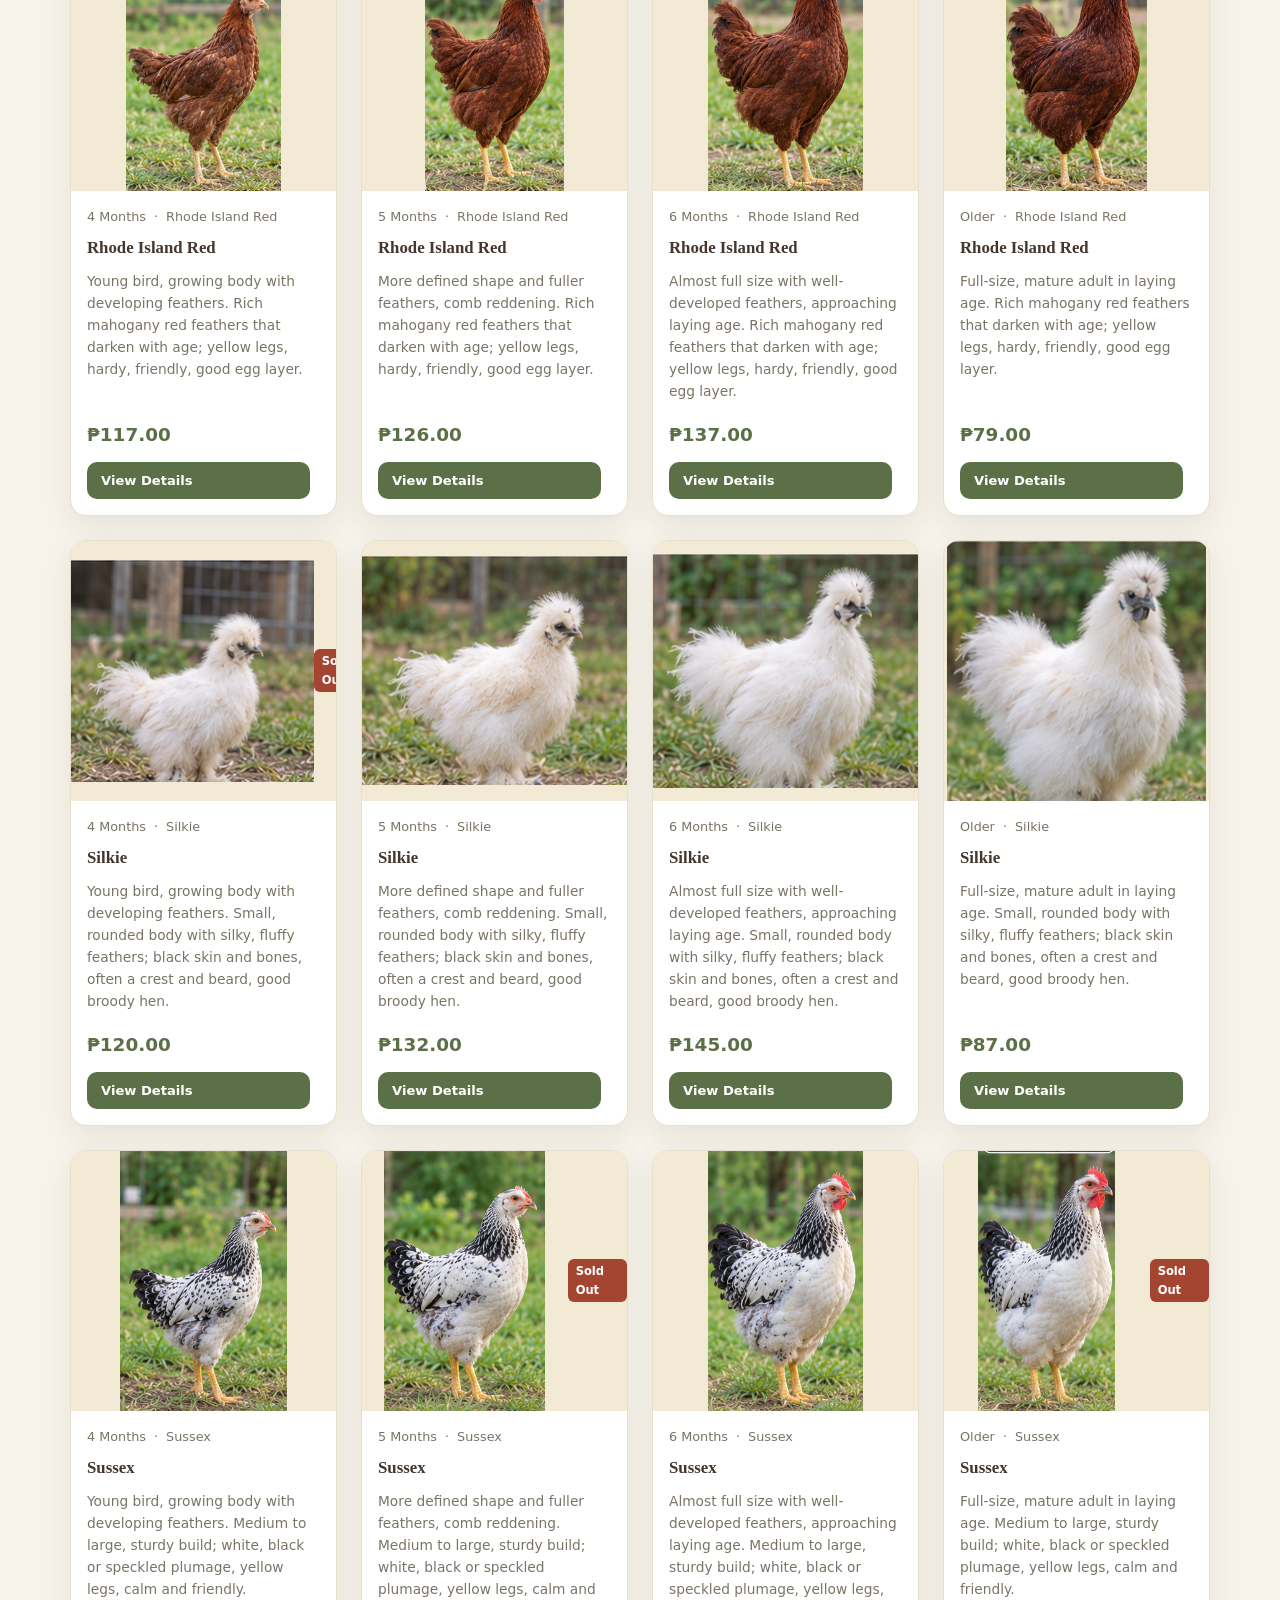
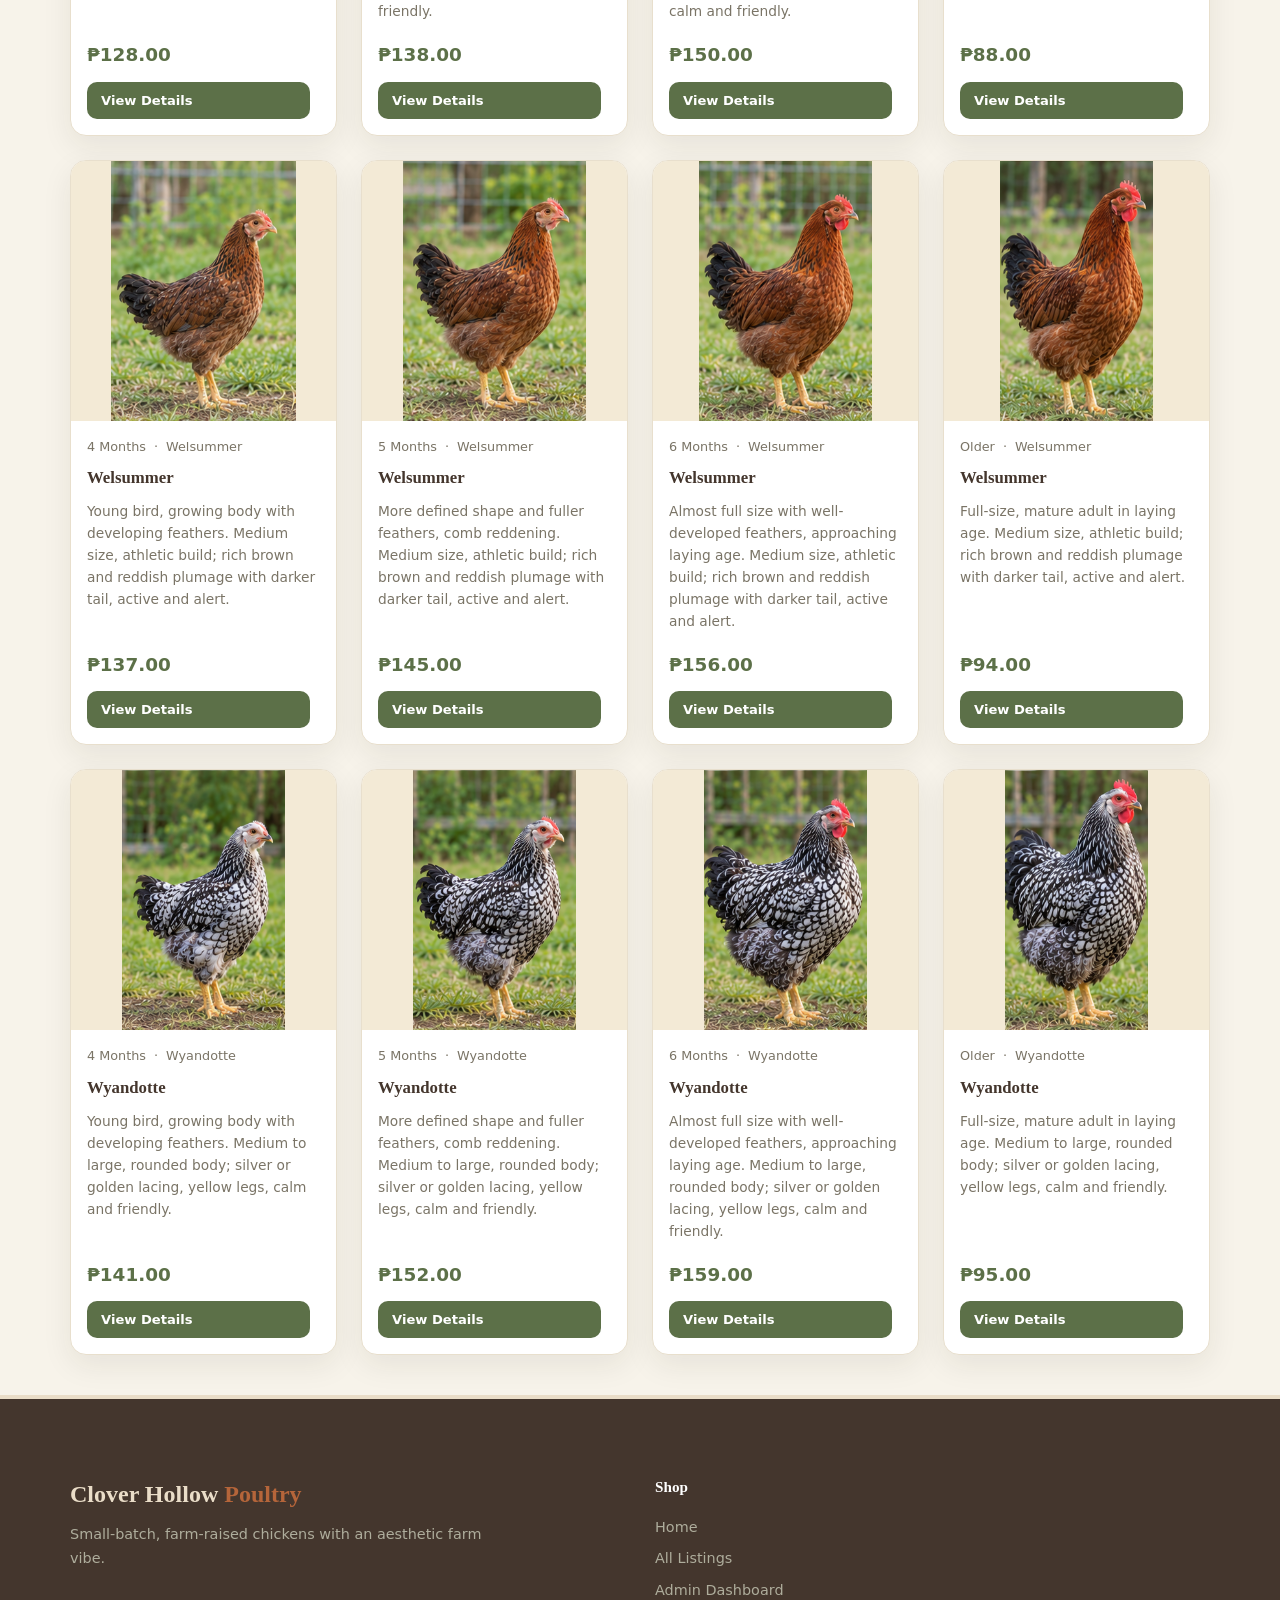
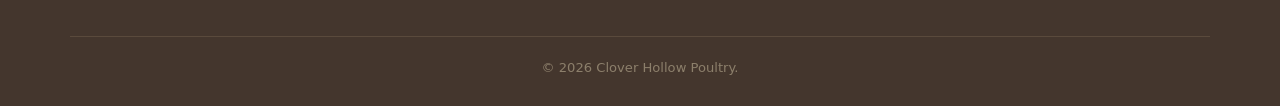
<file: categories.html>
<!DOCTYPE html>
<html lang="en">
<head>
<meta charset="UTF-8">
<meta name="viewport" content="width=device-width, initial-scale=1.0">
<title>Chickens by Age | Clover Hollow Poultry</title>
<link rel="stylesheet" href="css/style.css">
</head>
<body>

<header class="site-header">
  <div class="container header-inner">
    <a href="index.html" class="brand">
      <div class="mark">🐔</div>
      Clover Hollow <span style="color:var(--terracotta)">Poultry</span>
    </a>
    <nav class="nav-links">
      <a href="index.html">Home</a>
      <a href="categories.html" style="color:var(--terracotta)">Chickens by Age</a>
      <a href="products.html">All Listings</a>
      <a href="admin.html">Admin</a>
    </nav>
    <div class="nav-actions">
      <button class="menu-btn" id="menu-btn" aria-label="Open menu"></button>
    </div>
  </div>
</header>

<div class="menu-overlay" id="menu-overlay"></div>
<nav class="mobile-menu" id="mobile-menu">
  <div class="admin-brand" style="margin-bottom:20px">Menu</div>
  <a href="index.html">Home</a>
  <a href="categories.html">Chickens by Age</a>
  <a href="products.html">All Listings</a>
  <a href="admin.html">Admin Dashboard</a>
</nav>

<section class="section section-sm">
  <div class="container">
    <h2 class="section-title">Chickens by Age</h2>
    <p class="section-sub">Choose a stage of life for your flock.</p>

    <div class="category-grid" style="margin-bottom:34px">
      <a href="categories.html?age=4-month" class="category-card">
        <div class="category-icon">🐥</div>
        <h3>4 Months Old</h3>
        <p>Young pullets, growing fast</p>
      </a>
      <a href="categories.html?age=5-month" class="category-card">
        <div class="category-icon">🐓</div>
        <h3>5 Months Old</h3>
        <p>Near point-of-lay pullets</p>
      </a>
      <a href="categories.html?age=6-month" class="category-card">
        <div class="category-icon">🥚</div>
        <h3>6 Months Old</h3>
        <p>Ready to lay their first eggs</p>
      </a>
      <a href="categories.html?age=older" class="category-card">
        <div class="category-icon">🐔</div>
        <h3>Older Hens</h3>
        <p>Mature, proven layers</p>
      </a>
    </div>

    <div class="page-header">
      <h2 id="category-title">All Chickens</h2>
      <div class="filter-bar">
        <select id="age-filter">
          <option value="">All ages</option>
          <option value="4-month">4 Months</option>
          <option value="5-month">5 Months</option>
          <option value="6-month">6 Months</option>
          <option value="older">Older</option>
        </select>
        <input type="text" id="search-filter" placeholder="Search breed…">
      </div>
    </div>
    <div class="card-grid" id="listing-grid"></div>
  </div>
</section>

<footer class="site-footer">
  <div class="container">
    <div class="footer-grid">
      <div>
        <div class="brand-footer" style="margin-bottom:8px">Clover Hollow <span style="color:var(--terracotta)">Poultry</span></div>
        <p>Small-batch, farm-raised chickens with an aesthetic farm vibe.</p>
      </div>
      <div>
        <h4>Shop</h4>
        <ul>
          <li><a href="index.html">Home</a></li>
          <li><a href="products.html">All Listings</a></li>
          <li><a href="admin.html">Admin Dashboard</a></li>
        </ul>
      </div>
    </div>
    <div class="copy">© 2026 Clover Hollow Poultry.</div>
  </div>
</footer>

<script src="data/products.js"></script>
<script src="js/app.js"></script>
<script>
(function(){
  const ageFilter = document.getElementById('age-filter');
  const searchFilter = document.getElementById('search-filter');
  const title = document.getElementById('category-title');
  const grid = document.getElementById('listing-grid');

  const params = new URLSearchParams(location.search);
  const initialAge = params.get('age');
  if (initialAge) ageFilter.value = initialAge;

  const labels = { '4-month':'4 Months', '5-month':'5 Months', '6-month':'6 Months', 'older':'Older' };
  function setTitle(age) {
    title.textContent = age ? labels[age] + ' Chickens' : 'All Chickens';
  }
  setTitle(initialAge);

  function render() {
    const age = ageFilter.value;
    const q = searchFilter.value.toLowerCase();
    const all = getProducts();
    const filtered = all.filter(p => (!age || p.age === age) && (!q || (p.breed + ' ' + p.ageLabel + ' ' + p.description).toLowerCase().includes(q)));
    renderCards('listing-grid', filtered);
    setTitle(age);
  }

  ageFilter.addEventListener('change', render);
  searchFilter.addEventListener('input', render);
  render();
})();
</script>
</body>
</html>
</file>
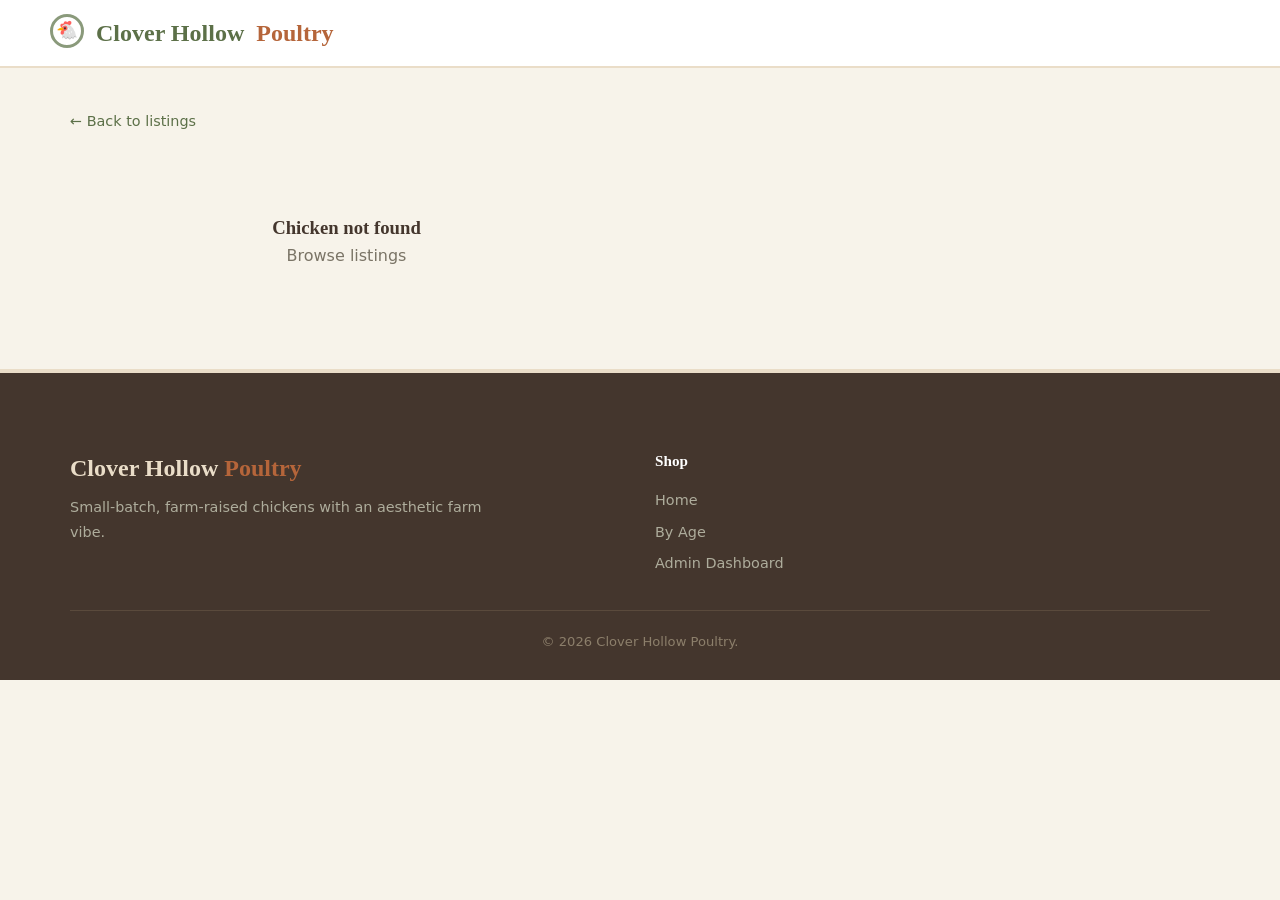
<file: product.html>
<!DOCTYPE html>
<html lang="en">
<head>
<meta charset="UTF-8">
<meta name="viewport" content="width=device-width, initial-scale=1.0">
<title>Chicken Details | Clover Hollow Poultry</title>
<link rel="stylesheet" href="css/style.css">
</head>
<body>

<header class="site-header">
  <div class="container header-inner">
    <a href="index.html" class="brand">
      <div class="mark">🐔</div>
      Clover Hollow <span style="color:var(--terracotta)">Poultry</span>
    </a>
    <nav class="nav-links">
      <a href="index.html">Home</a>
      <a href="categories.html">Chickens by Age</a>
      <a href="products.html">All Listings</a>
      <a href="admin.html">Admin</a>
    </nav>
    <div class="nav-actions">
      <button class="menu-btn" id="menu-btn" aria-label="Open menu"></button>
    </div>
  </div>
</header>

<div class="menu-overlay" id="menu-overlay"></div>
<nav class="mobile-menu" id="mobile-menu">
  <div class="admin-brand" style="margin-bottom:20px">Menu</div>
  <a href="index.html">Home</a>
  <a href="categories.html">Chickens by Age</a>
  <a href="products.html">All Listings</a>
  <a href="admin.html">Admin Dashboard</a>
</nav>

<section class="section section-sm">
  <div class="container">
    <a href="products.html" style="display:inline-flex;align-items:center;gap:6px;font-size:0.9rem;color:var(--sage-dark);margin-bottom:20px">← Back to listings</a>

    <div class="detail-wrapper" id="detail-wrapper">
      <div class="detail-image">
        <img id="main-img" src="" alt="" loading="lazy" onerror="this.src='https://placehold.co/600x520?text=Chicken'">
        <div class="detail-thumbs" id="thumbs"></div>
      </div>
      <div class="detail-content" id="detail-content">
        <div class="tag" id="detail-age"></div>
        <h2 id="detail-name"></h2>
        <div class="price" id="detail-price"></div>
        <div class="stock" id="detail-stock"></div>
        <div class="specs">
          <h4>Characteristics</h4>
          <dl class="spec-list">
            <dt>Breed</dt><dd id="spec-breed"></dd>
            <dt>Age</dt><dd id="spec-age"></dd>
            <dt>Egg Color</dt><dd id="spec-egg"></dd>
            <dt>Type</dt><dd id="spec-type"></dd>
            <dt>Notable Traits</dt><dd id="spec-trait"></dd>
            <dt>Availability</dt><dd id="spec-availability"></dd>
          </dl>
        </div>
        <p style="font-size:0.95rem;color:var(--muted);margin-bottom:18px" id="detail-desc"></p>
        <p style="font-size:0.82rem;color:var(--muted);margin-top:10px">Interested? Contact the farm to ask about availability.</p>
      </div>
    </div>
  </div>
</section>

<footer class="site-footer">
  <div class="container">
    <div class="footer-grid">
      <div>
        <div class="brand-footer" style="margin-bottom:8px">Clover Hollow <span style="color:var(--terracotta)">Poultry</span></div>
        <p>Small-batch, farm-raised chickens with an aesthetic farm vibe.</p>
      </div>
      <div>
        <h4>Shop</h4>
        <ul>
          <li><a href="index.html">Home</a></li>
          <li><a href="categories.html">By Age</a></li>
          <li><a href="admin.html">Admin Dashboard</a></li>
        </ul>
      </div>
    </div>
    <div class="copy">© 2026 Clover Hollow Poultry.</div>
  </div>
</footer>

<script src="data/products.js"></script>
<script src="js/app.js"></script>
<script>
(function(){
  const params = new URLSearchParams(location.search);
  const id = params.get('id');
  const p = findProduct(id);
  const wrapper = document.getElementById('detail-wrapper');
  const content = document.getElementById('detail-content');

  if (!p) {
    wrapper.innerHTML = '<div class="empty-state"><h3>Chicken not found</h3><p><a href="products.html">Browse listings</a></p></div>';
    return;
  }

  document.title = `${p.name} (${p.ageLabel}) | Clover Hollow Poultry`;

  document.getElementById('detail-age').textContent = p.ageLabel;
  document.getElementById('detail-name').textContent = p.name;
  document.getElementById('detail-price').textContent = formatPrice(p.price);
  const stockEl = document.getElementById('detail-stock');
  stockEl.textContent = p.availability === 'In Stock' ? `In Stock · ${p.stock} available` : 'Sold Out';
  stockEl.className = 'stock ' + (p.availability === 'In Stock' ? 'in' : 'out');

  const mainImg = document.getElementById('main-img');
  mainImg.src = p.image;
  mainImg.alt = p.name;

  const thumbs = document.getElementById('thumbs');
  const order = ['4-month','5-month','6-month','older'];
  thumbs.innerHTML = getProducts().filter(x => x.breed === p.breed).sort((a,b) => order.indexOf(a.age) - order.indexOf(b.age))
    .map(x => `<a class="thumb ${x.id == p.id ? 'active' : ''}" href="product.html?id=${esc(x.id)}" title="${esc(x.ageLabel)}"><img src="${esc(x.image)}" alt="${esc(x.breed)} at ${esc(x.ageLabel)}" onerror="this.src='https://placehold.co/80x80?text=+'"></a>`).join('');

  document.getElementById('spec-breed').textContent = p.breed;
  document.getElementById('spec-age').textContent = p.ageLabel;
  document.getElementById('spec-egg').textContent = p.eggColor || '—';
  document.getElementById('spec-type').textContent = p.type || '—';
  document.getElementById('spec-trait').textContent = p.trait || '—';
  document.getElementById('spec-availability').textContent = p.availability;
  document.getElementById('detail-desc').textContent = p.description;

})();
</script>
</body>
</html>
</file>
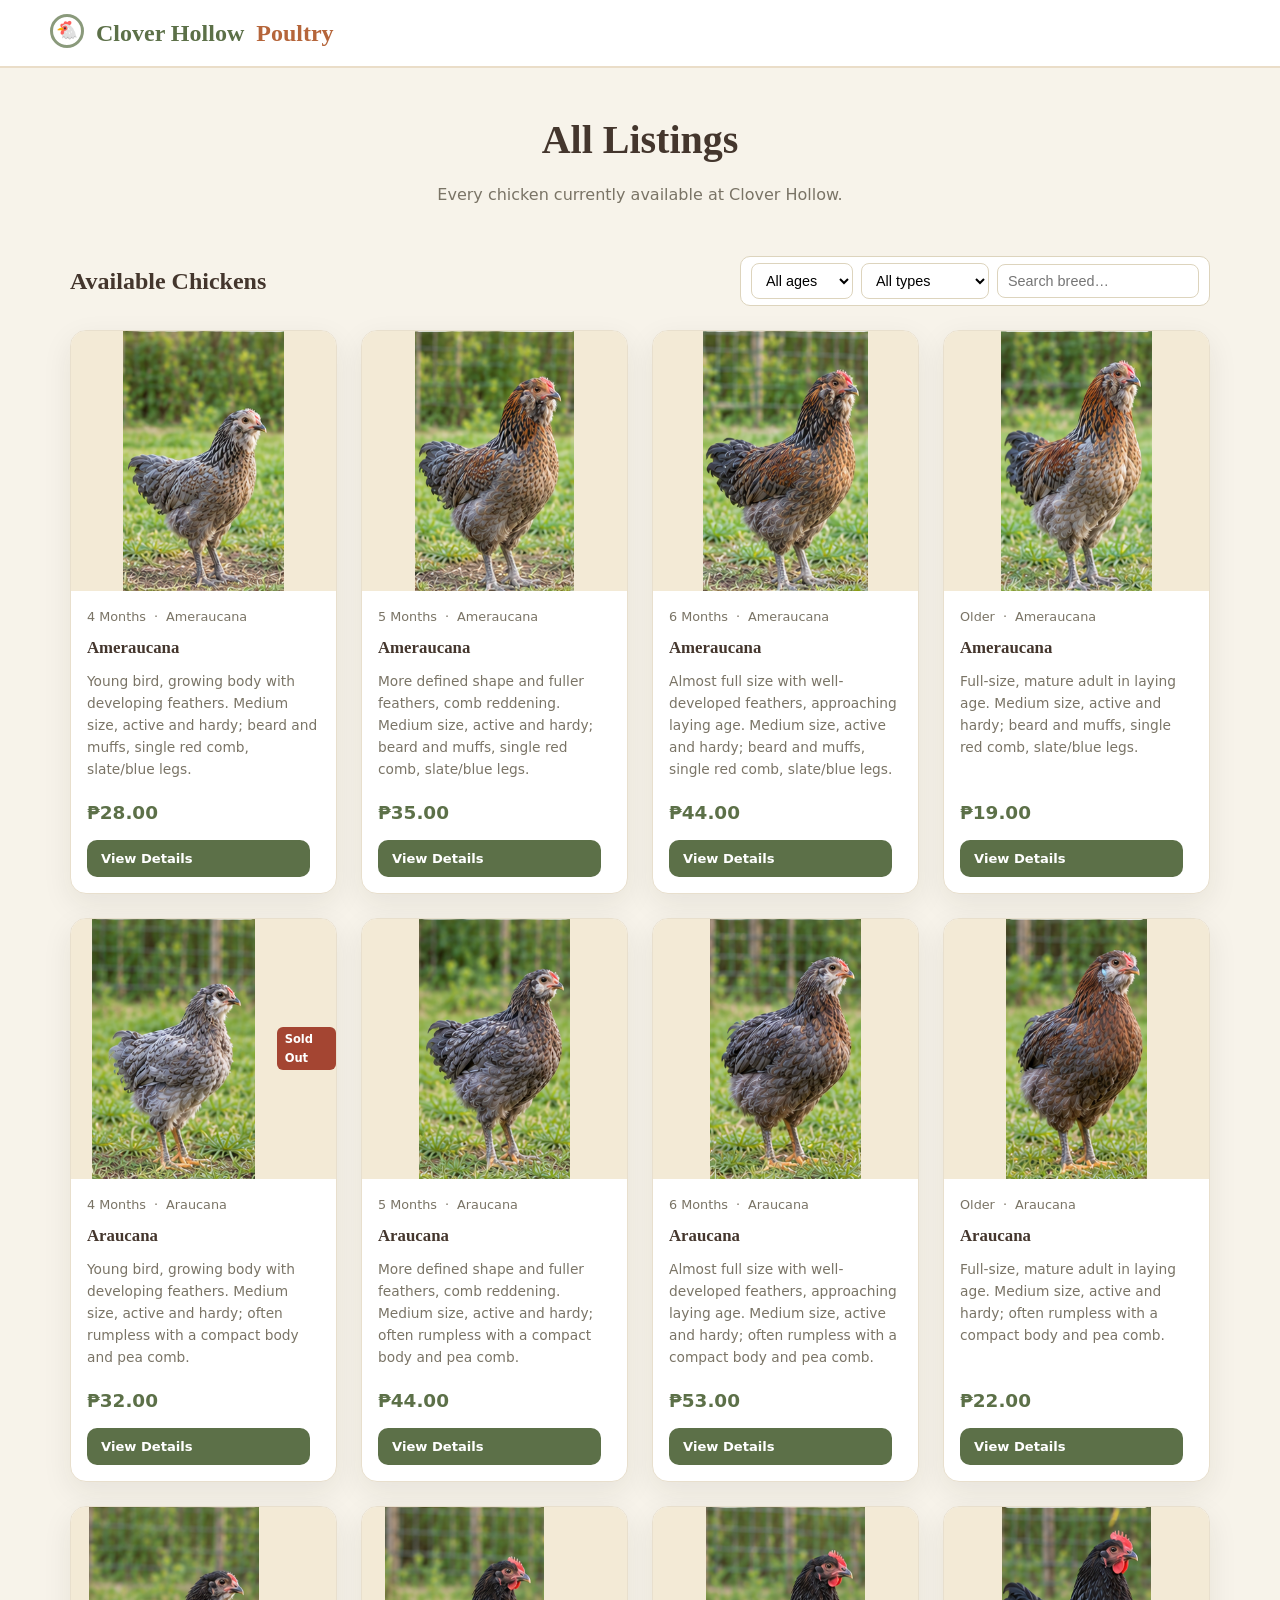
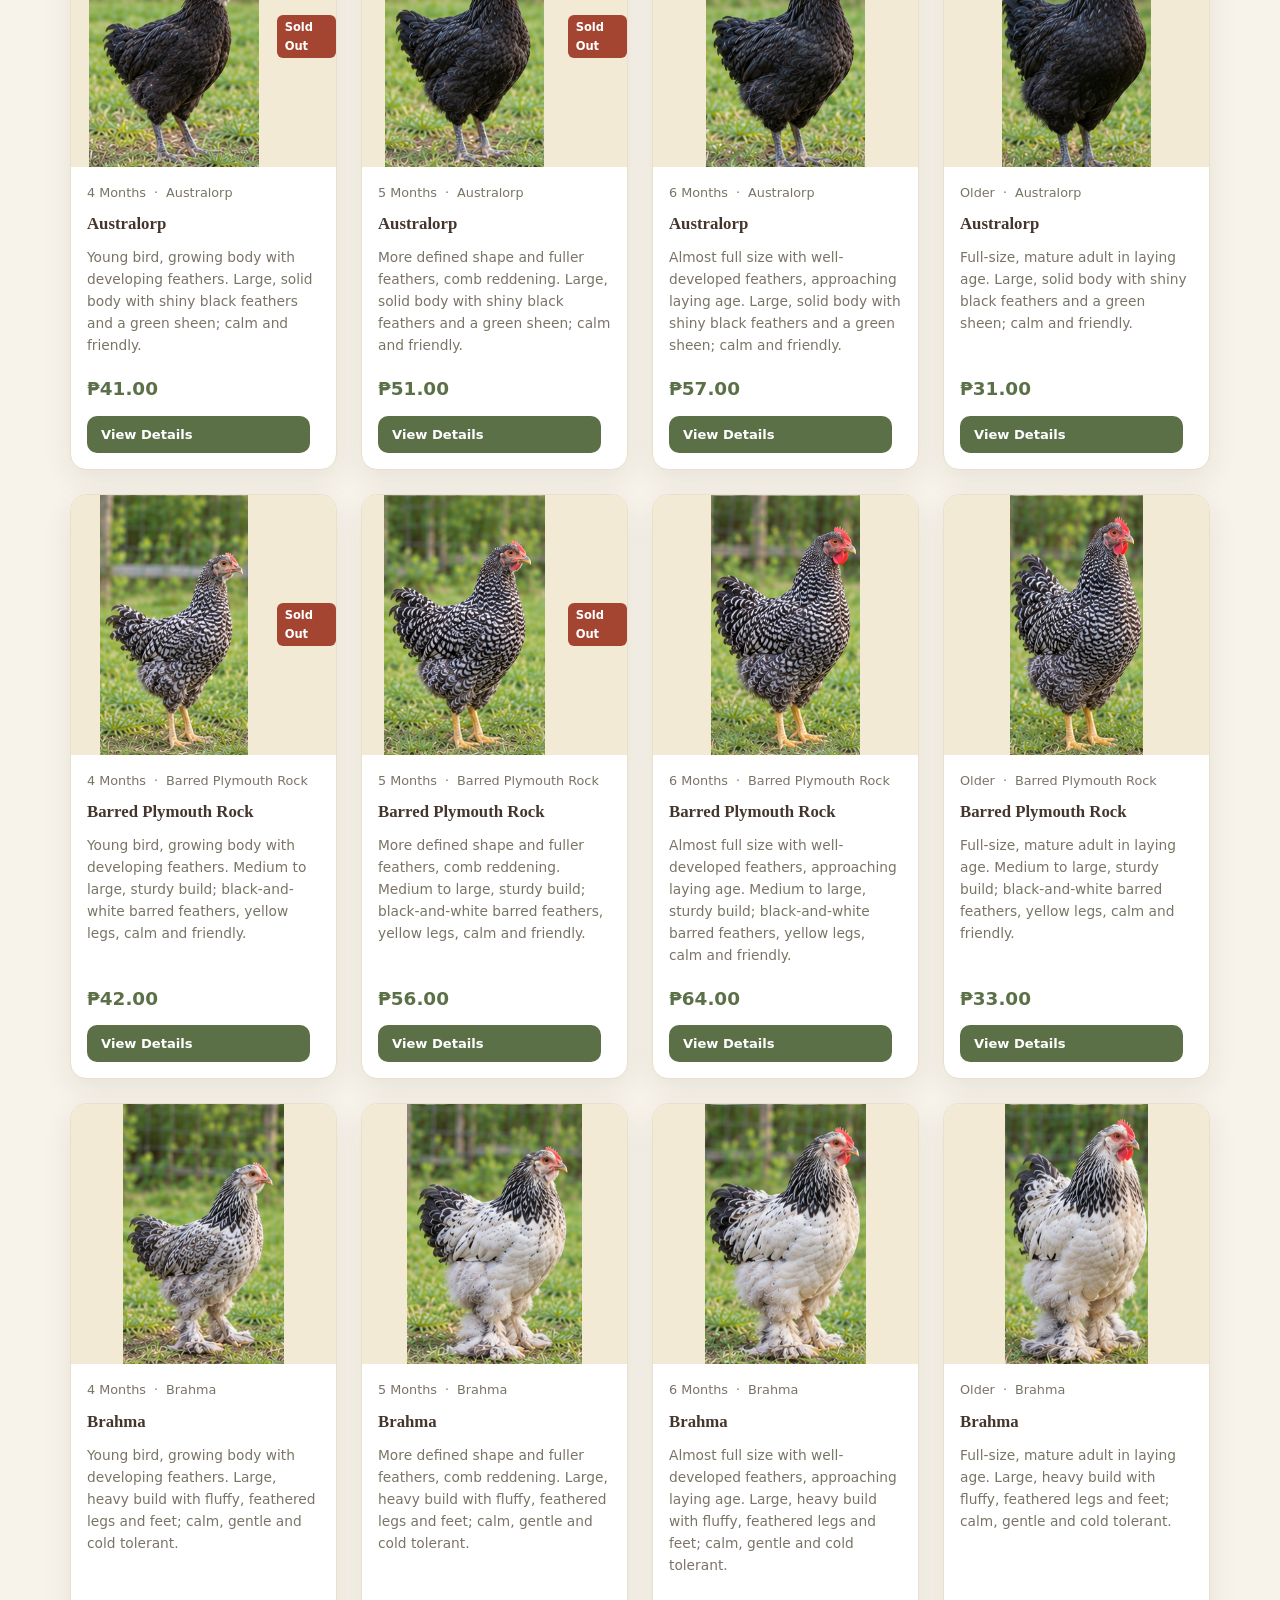
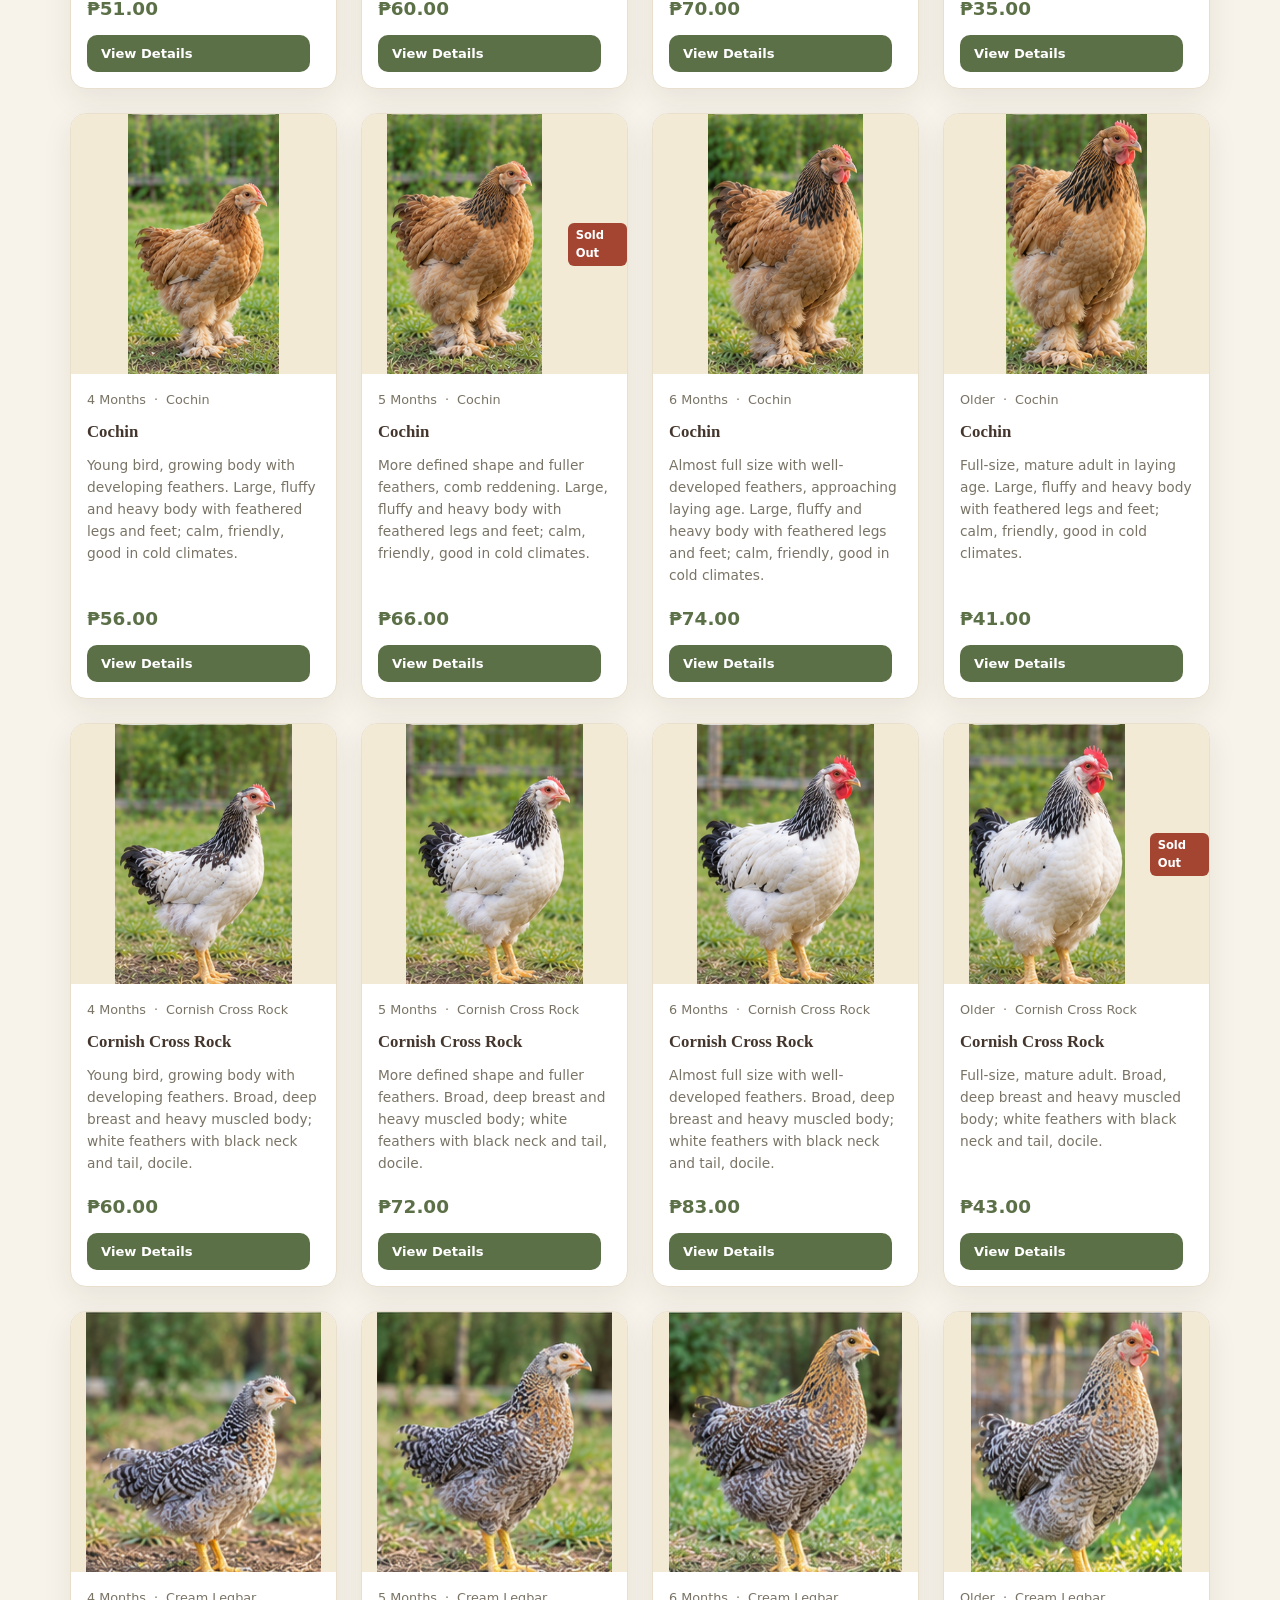
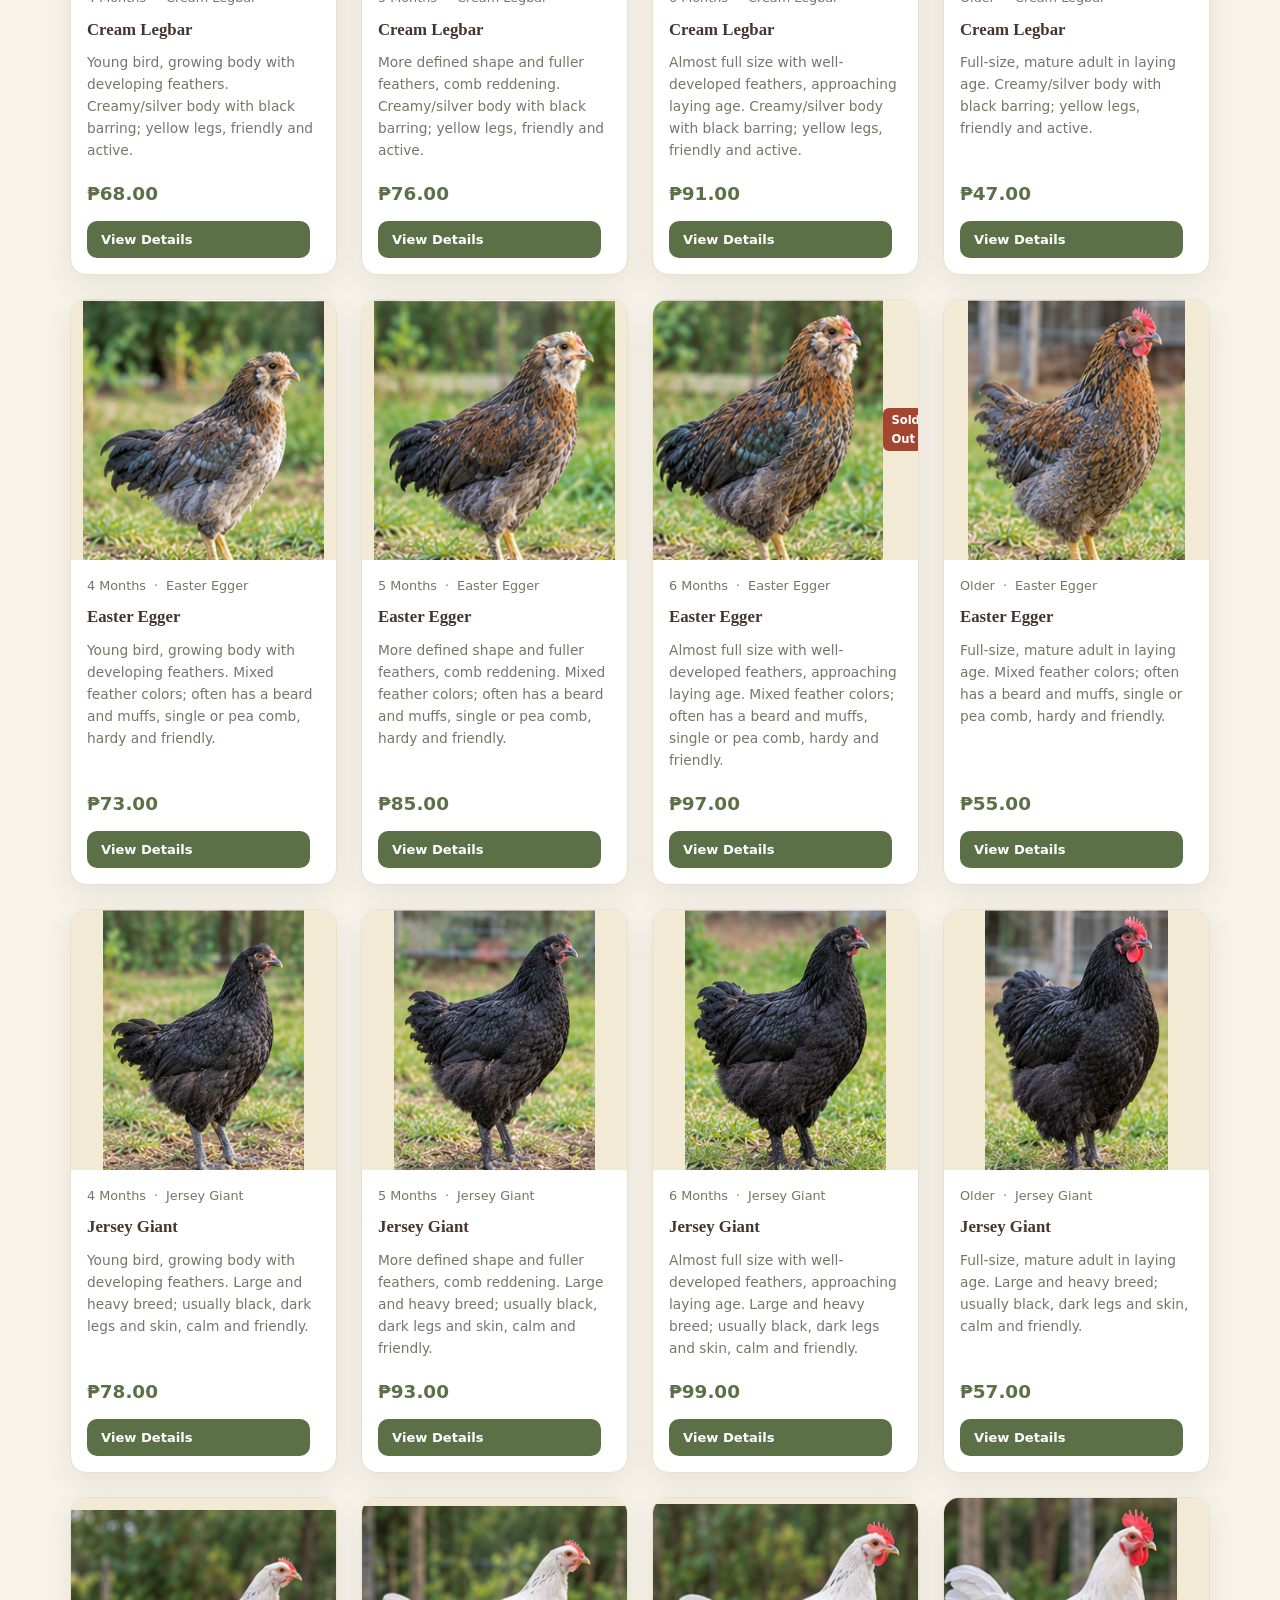
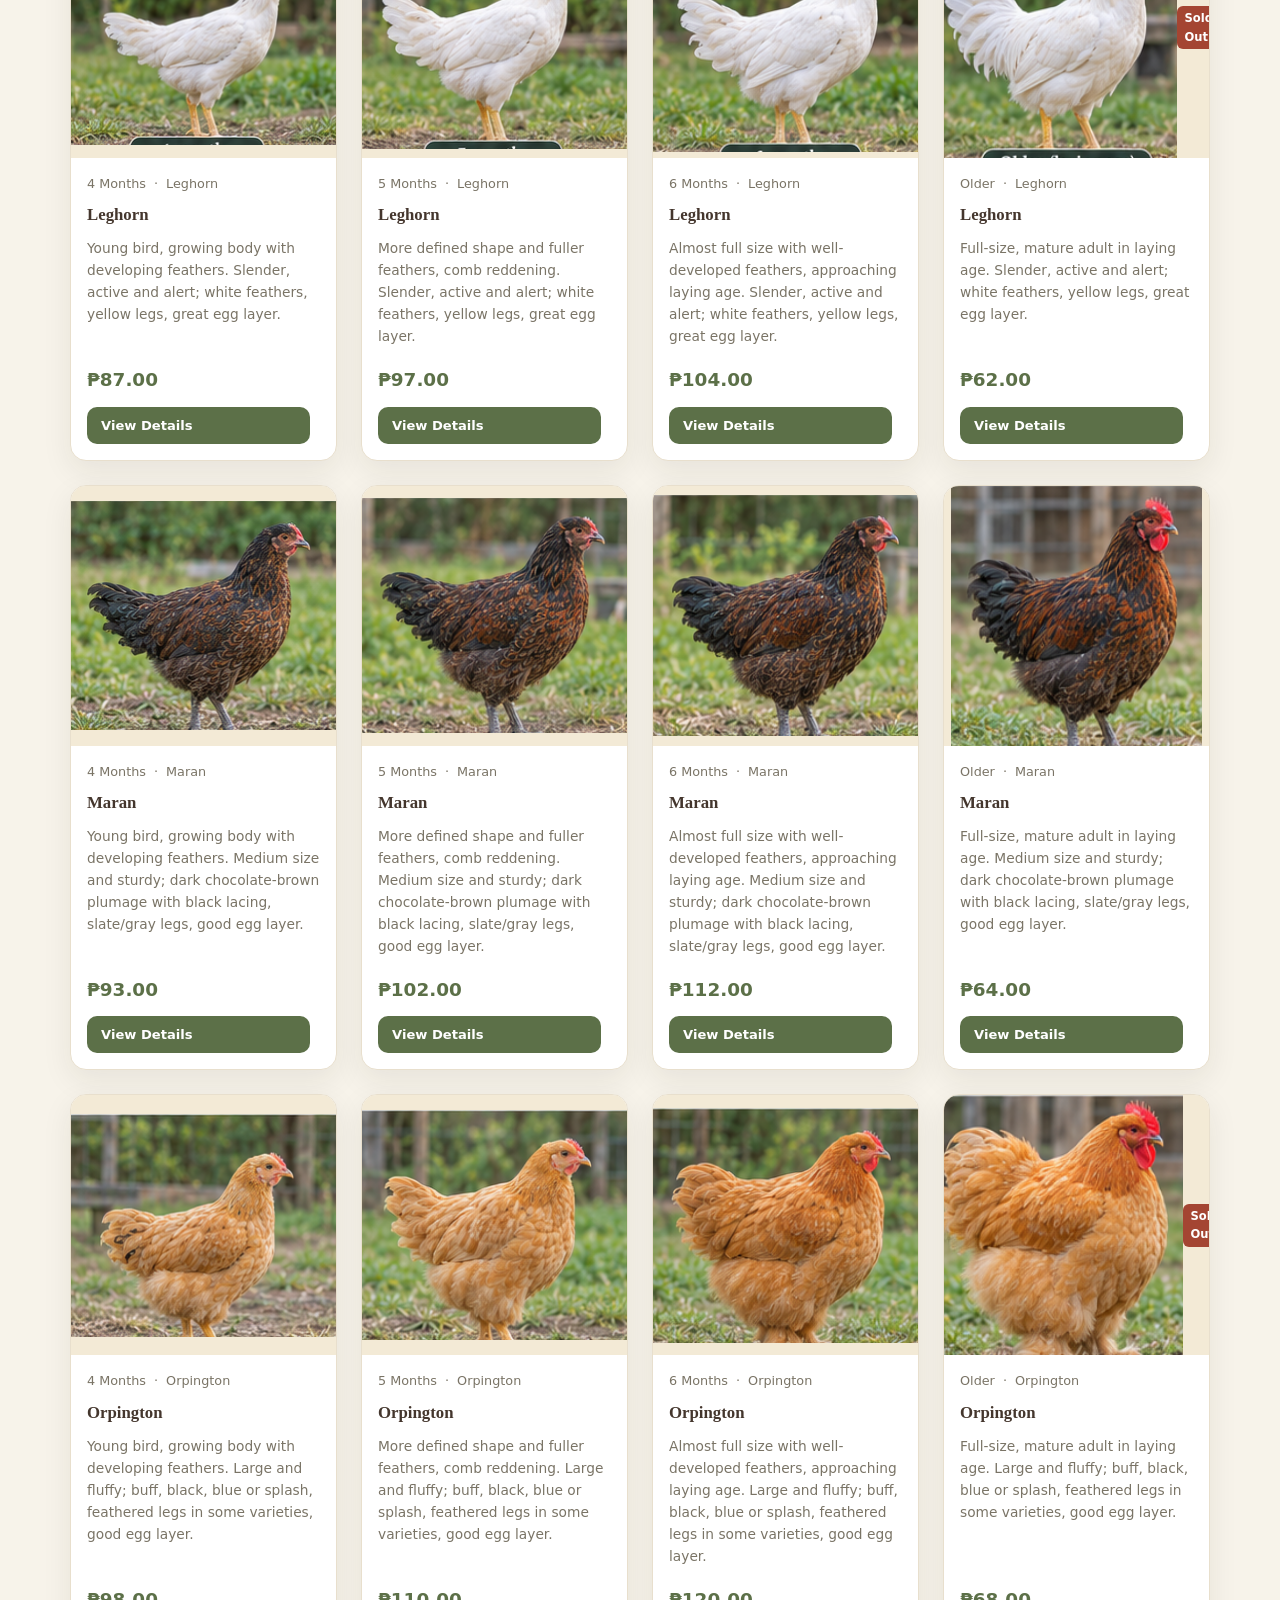
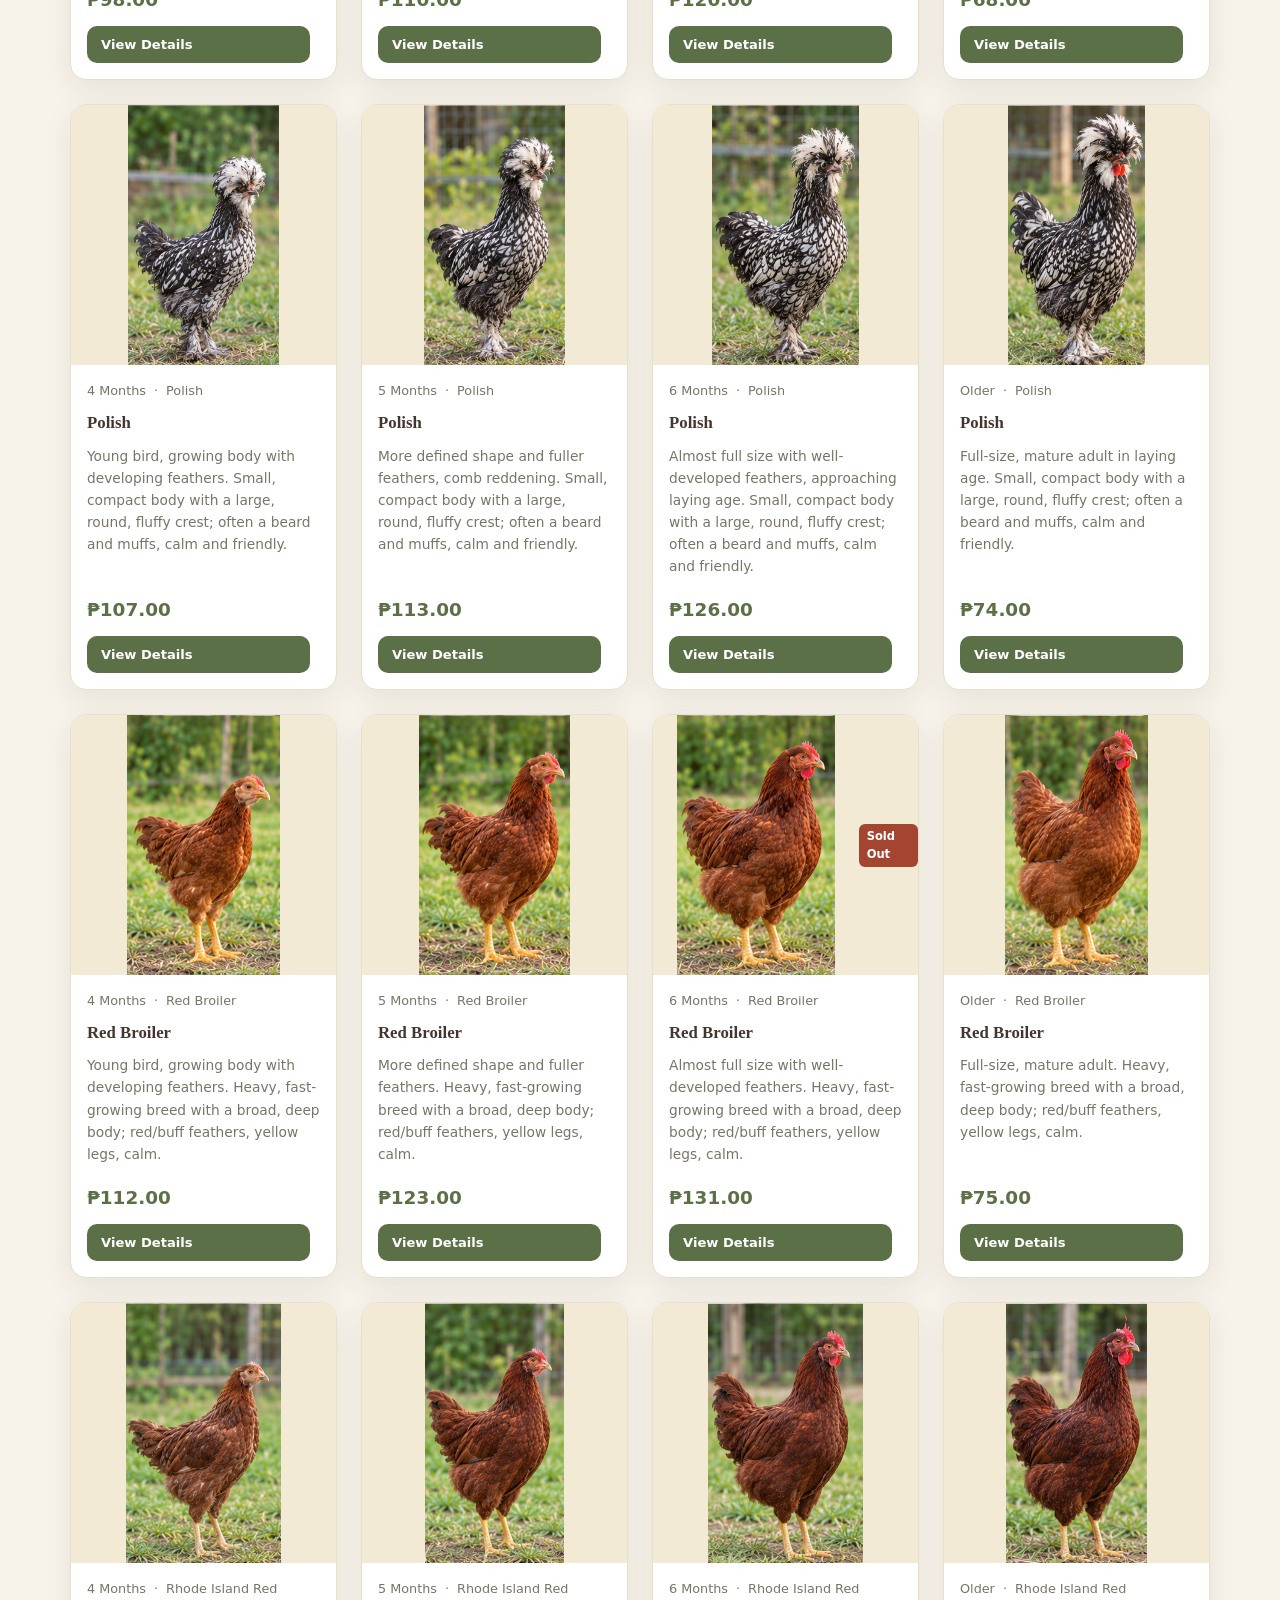
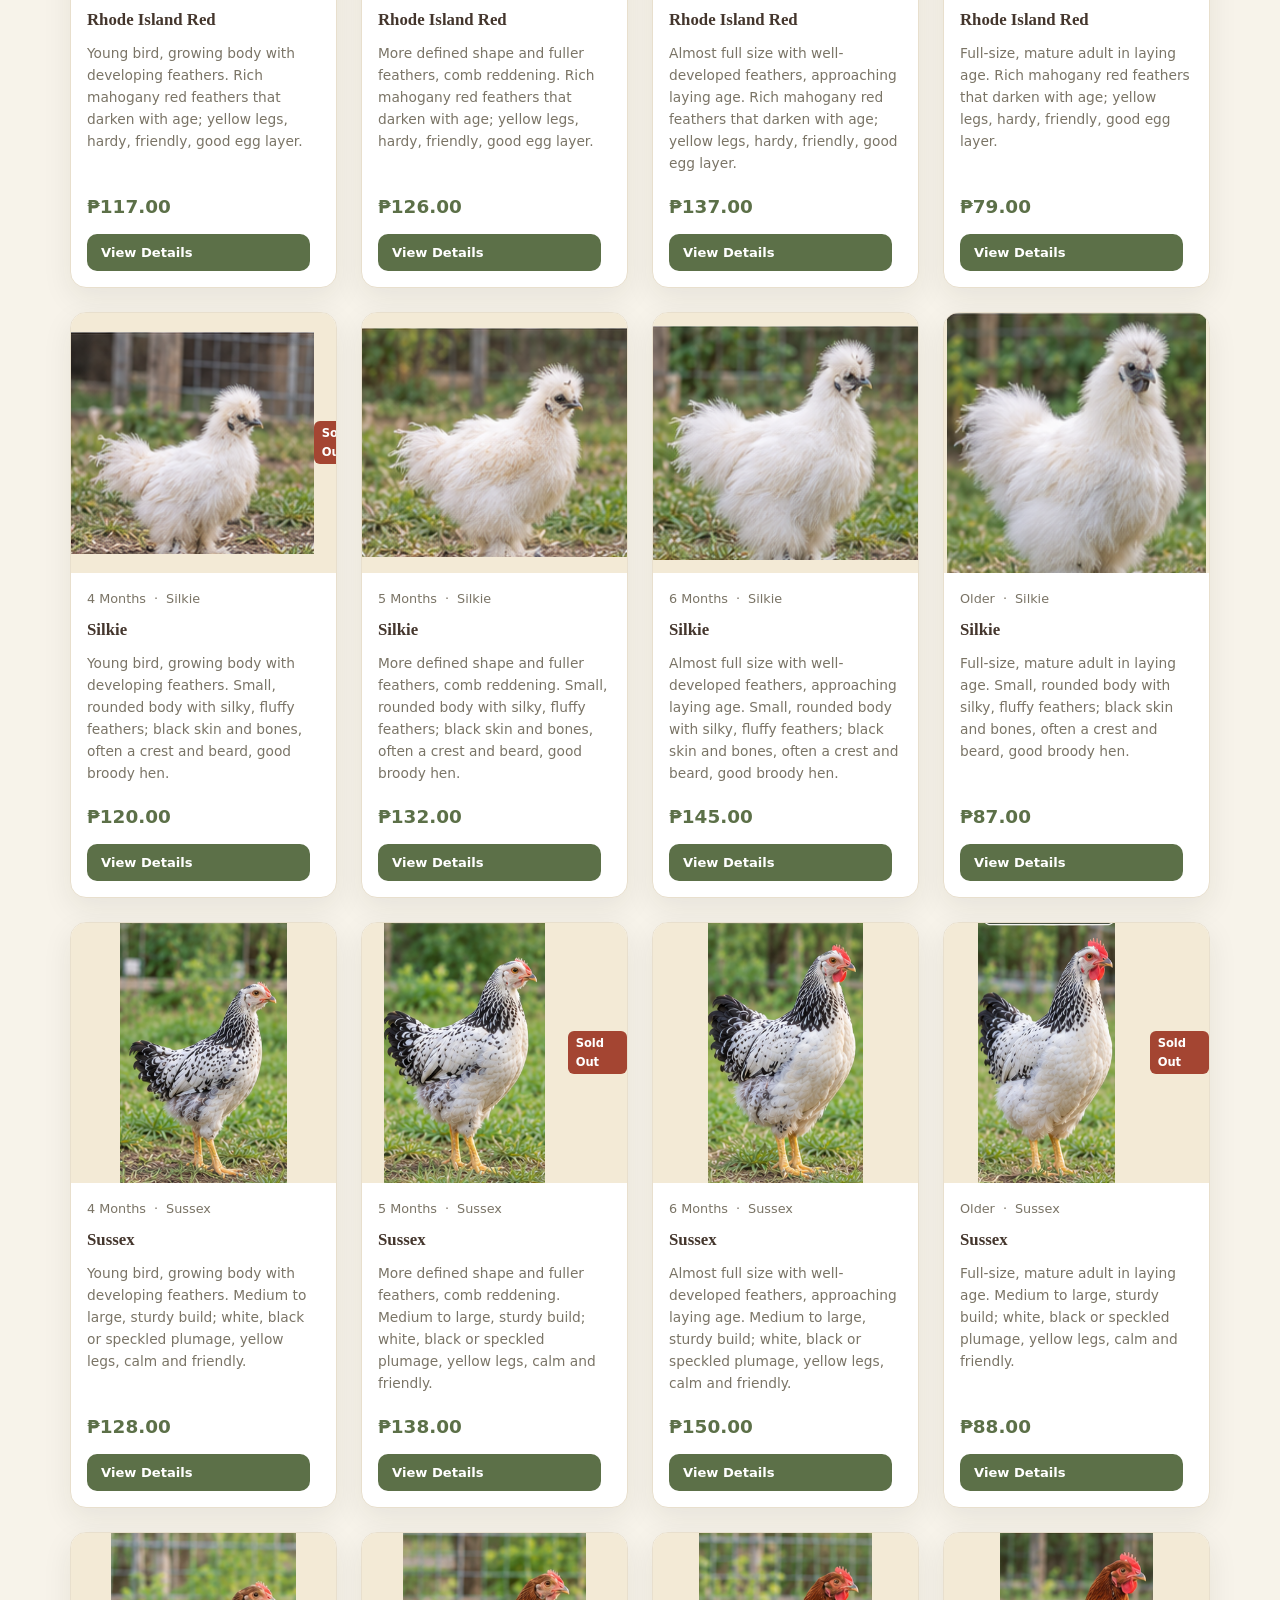
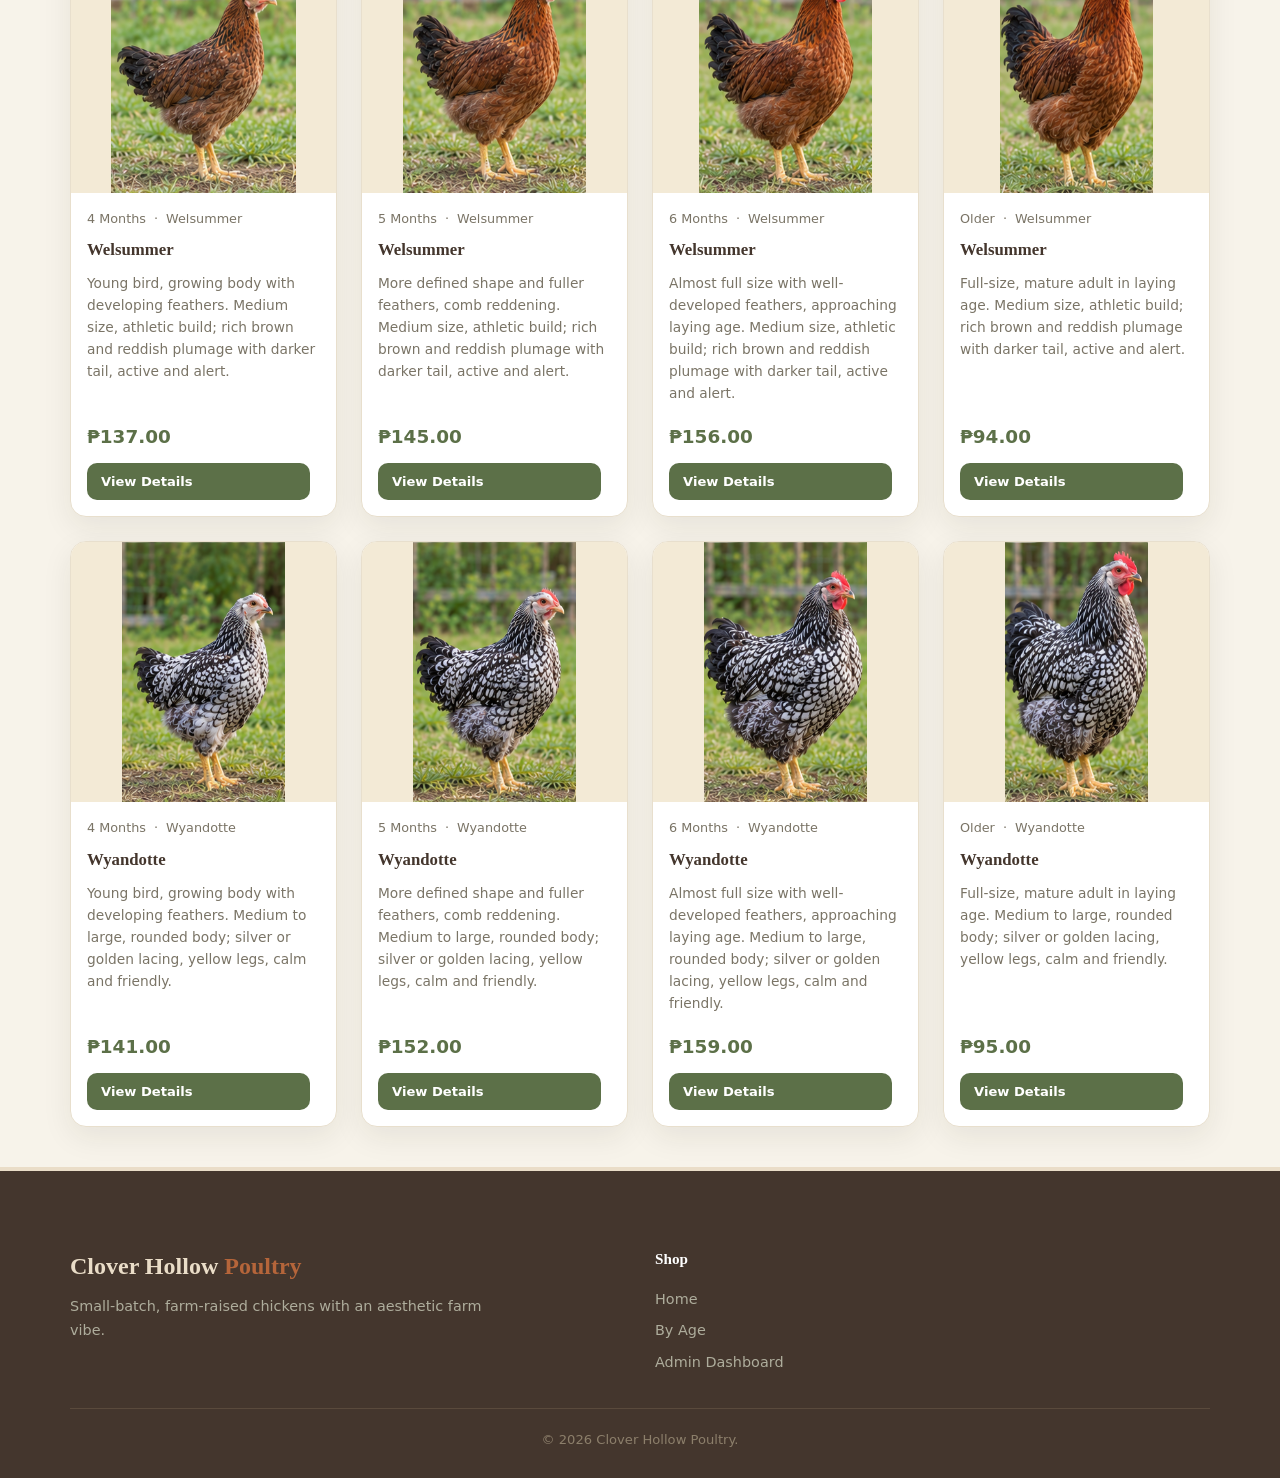
<file: products.html>
<!DOCTYPE html>
<html lang="en">
<head>
<meta charset="UTF-8">
<meta name="viewport" content="width=device-width, initial-scale=1.0">
<title>All Chicken Listings | Clover Hollow Poultry</title>
<link rel="stylesheet" href="css/style.css">
</head>
<body>

<header class="site-header">
  <div class="container header-inner">
    <a href="index.html" class="brand">
      <div class="mark">🐔</div>
      Clover Hollow <span style="color:var(--terracotta)">Poultry</span>
    </a>
    <nav class="nav-links">
      <a href="index.html">Home</a>
      <a href="categories.html">Chickens by Age</a>
      <a href="products.html" style="color:var(--terracotta)">All Listings</a>
      <a href="admin.html">Admin</a>
    </nav>
    <div class="nav-actions">
      <button class="menu-btn" id="menu-btn" aria-label="Open menu"></button>
    </div>
  </div>
</header>

<div class="menu-overlay" id="menu-overlay"></div>
<nav class="mobile-menu" id="mobile-menu">
  <div class="admin-brand" style="margin-bottom:20px">Menu</div>
  <a href="index.html">Home</a>
  <a href="categories.html">Chickens by Age</a>
  <a href="products.html">All Listings</a>
  <a href="admin.html">Admin Dashboard</a>
</nav>

<section class="section section-sm">
  <div class="container">
    <h2 class="section-title">All Listings</h2>
    <p class="section-sub">Every chicken currently available at Clover Hollow.</p>

    <div class="page-header">
      <h2 id="listing-title">Available Chickens</h2>
      <div class="filter-bar">
        <select id="age-filter">
          <option value="">All ages</option>
          <option value="4-month">4 Months</option>
          <option value="5-month">5 Months</option>
          <option value="6-month">6 Months</option>
          <option value="older">Older</option>
        </select>
        <select id="type-filter">
          <option value="">All types</option>
          <option value="Egg layer">Egg layer</option>
          <option value="Dual purpose">Dual purpose</option>
          <option value="Ornamental">Ornamental</option>
          <option value="Meat">Meat</option>
        </select>
        <input type="text" id="search-filter" placeholder="Search breed…">
      </div>
    </div>
    <div class="card-grid" id="listing-grid"></div>
  </div>
</section>

<footer class="site-footer">
  <div class="container">
    <div class="footer-grid">
      <div>
        <div class="brand-footer" style="margin-bottom:8px">Clover Hollow <span style="color:var(--terracotta)">Poultry</span></div>
        <p>Small-batch, farm-raised chickens with an aesthetic farm vibe.</p>
      </div>
      <div>
        <h4>Shop</h4>
        <ul>
          <li><a href="index.html">Home</a></li>
          <li><a href="categories.html">By Age</a></li>
          <li><a href="admin.html">Admin Dashboard</a></li>
        </ul>
      </div>
    </div>
    <div class="copy">© 2026 Clover Hollow Poultry.</div>
  </div>
</footer>

<script src="data/products.js"></script>
<script src="js/app.js"></script>
<script>
(function(){
  const ageFilter = document.getElementById('age-filter');
  const typeFilter = document.getElementById('type-filter');
  const searchFilter = document.getElementById('search-filter');
  const grid = document.getElementById('listing-grid');

  const labels = { '4-month':'4 Months', '5-month':'5 Months', '6-month':'6 Months', 'older':'Older' };
    const listingTitle = document.getElementById('listing-title');
    function setTitle() {
      const a = ageFilter.value, t = typeFilter.value;
      const parts = [];
      if (a) parts.push(labels[a]);
      if (t) parts.push(t);
      listingTitle.textContent = parts.length ? parts.join(' ') + ' Chickens' : 'Available Chickens';
    }

  function render() {
    const age = ageFilter.value;
    const type = typeFilter.value;
    const q = searchFilter.value.toLowerCase();
    const all = getProducts();
    const filtered = all.filter(p =>
      (!age || p.age === age) &&
      (!type || p.type === type) &&
      (!q || (p.breed + ' ' + p.ageLabel + ' ' + p.description).toLowerCase().includes(q))
    );
    renderCards('listing-grid', filtered);
    setTitle();
  }

  ageFilter.addEventListener('change', render);
  typeFilter.addEventListener('change', render);
  searchFilter.addEventListener('input', render);
  render();
})();
</script>
</body>
</html>
</file>
<file: css/style.css>
:root {
  --cream: #f7f3ea;
  --paper: #ffffff;
  --sage: #8a9a7b;
  --sage-dark: #5c7048;
  --earth: #6f5544;
  --brown-dark: #44362d;
  --terracotta: #b5653a;
  --moss: #6f8e5a;
  --wheat: #eaddc8;
  --leaf: #a9b386;
  --ink: #3a3229;
  --muted: #7a7466;
  --ok: #4a7c59;
  --bad: #a44532;
  --shadow: 0 10px 30px rgba(44, 40, 30, 0.08);
  --radius: 16px;
}

* { box-sizing: border-box; margin: 0; padding: 0; }

html { scroll-behavior: smooth; }

body {
  font-family: 'Segoe UI', system-ui, -apple-system, sans-serif;
  background: var(--cream);
  color: var(--ink);
  line-height: 1.6;
}

h1, h2, h3, h4 {
  font-family: Georgia, 'Times New Roman', serif;
  color: var(--brown-dark);
}

a { color: inherit; text-decoration: none; }

img { max-width: 100%; display: block; }

/* ---------- Layout ---------- */
.container {
  max-width: 1180px;
  margin: 0 auto;
  padding: 0 20px;
}

.section { padding: 64px 0; }
.section-sm { padding: 40px 0; }

.tag {
  display: inline-block;
  font-size: 0.75rem;
  font-weight: 700;
  letter-spacing: 0.12em;
  text-transform: uppercase;
  padding: 4px 10px;
  border-radius: 20px;
  background: var(--wheat);
  color: var(--brown-dark);
}

.badge {
  font-size: 0.72rem;
  font-weight: 700;
  padding: 3px 8px;
  border-radius: 6px;
  background: var(--ok);
  color: #fff;
}
.badge.out { background: var(--bad); }

/* ---------- Header ---------- */
.site-header {
  background: var(--paper);
  border-bottom: 2px solid var(--wheat);
  position: sticky;
  top: 0;
  z-index: 100;
}

.header-inner {
  display: flex;
  align-items: center;
  justify-content: space-between;
  padding: 14px 0;
}

.brand {
  display: flex;
  align-items: gap-placeholder;
  gap: 12px;
  font-family: Georgia, serif;
  font-size: 1.5rem;
  font-weight: 700;
  color: var(--sage-dark);
}

.brand .mark {
  width: 34px; height: 34px;
  border: 3px solid var(--sage);
  border-radius: 50%;
  display: grid; place-items: center;
  font-size: 1.1rem;
  line-height: 1;
}

.nav-links { display: none; gap: 26px; font-weight: 600; font-size: 0.95rem; }
.nav-links a:hover { color: var(--terracotta); }

.nav-actions {
  display: flex;
  align-items: center;
  gap: 14px;
}

.cart-btn {
  position: relative;
  background: none;
  border: none;
  cursor: pointer;
  font-size: 1.25rem;
  padding: 6px;
  color: var(--ink);
}

.cart-count {
  position: absolute;
  top: -6px; right: -6px;
  width: 18px; height: 18px;
  border-radius: 50%;
  background: var(--terracotta);
  color: #fff;
  font-size: 0.7rem;
  font-weight: 700;
  display: grid; place-items: center;
}

.menu-btn {
  display: flex;
  flex-direction: column;
  gap: 5px;
  background: none;
  border: none;
  cursor: pointer;
  padding: 6px;
}
.menu-btn span {
  width: 22px; height: 2px;
  background: var(--brown-dark);
  border-radius: 2px;
  transition: 0.3s;
}

/* Mobile menu */
.mobile-menu {
  position: fixed;
  inset: 0 0 0 100%;
  background: var(--paper);
  border-right: 2px solid var(--wheat);
  width: 78%;
  max-width: 320px;
  padding: 20px;
  z-index: 200;
  transition: transform 0.35s ease;
  display: flex;
  flex-direction: column;
}
.mobile-menu.open { transform: translateX(-100%); }
.mobile-menu nav { margin-top: 30px; }
.mobile-menu a {
  display: block;
  padding: 12px 0;
  border-bottom: 1px solid #eee3d0;
  font-weight: 600;
  font-size: 1rem;
}
.mobile-menu .cart-btn {
  margin-top: auto;
  padding-top: 10px;
  border-top: 1px solid #eee3d0;
}
.menu-overlay {
  position: fixed; inset: 0; background: rgba(44,40,30,0.35);
  z-index: 150; display: none;
}

/* ---------- Hero ---------- */
.hero {
  position: relative;
  padding: 72px 0 60px;
  background: linear-gradient(180deg, var(--paper) 0%, var(--cream) 100%);
  border-bottom: 4px solid var(--wheat);
  overflow: hidden;
}

.hero .grid {
  display: grid;
  grid-template-columns: 1fr 1fr;
  gap: 40px;
  align-items: center;
}

.hero h1 {
  font-size: clamp(2rem, 5vw, 3.2rem);
  line-height: 1.15;
  margin-bottom: 16px;
}

.hero p {
  font-size: 1.1rem;
  color: var(--muted);
  margin-bottom: 24px;
  max-width: 460px;
}

.hero-image {
  position: relative;
  height: 420px;
  border-radius: var(--radius);
  overflow: hidden;
  border: 6px solid var(--paper);
  box-shadow: var(--shadow);
  background: var(--wheat);
}

.hero-image img {
  width: 100%; height: 100%; object-fit: contain;
}

.hero-chip {
  position: absolute;
  bottom: 18px; left: 18px;
  background: rgba(255,255,255,0.85);
  padding: 8px 14px;
  border-radius: 20px;
  font-weight: 700;
  font-size: 0.85rem;
  color: var(--sage-dark);
  box-shadow: var(--shadow);
}

/* ---------- Buttons ---------- */
.btn {
  display: inline-flex;
  align-items: center;
  gap: 8px;
  padding: 12px 22px;
  border-radius: 10px;
  border: none;
  font-weight: 700;
  font-size: 0.95rem;
  cursor: pointer;
  transition: transform 0.2s, filter 0.2s;
}
.btn:active { transform: scale(0.97); }
.btn-primary { background: var(--sage-dark); color: #fff; }
.btn-primary:hover { background: var(--sage); }
.btn-outline { background: transparent; color: var(--sage-dark); border: 2px solid var(--sage-dark); }
.btn-outline:hover { background: var(--sage-dark); color: #fff; }
.btn-sm { padding: 8px 14px; font-size: 0.82rem; }

/* ---------- Featured ---------- */
.section-title {
  text-align: center;
  font-size: clamp(1.75rem, 4vw, 2.5rem);
  margin-bottom: 10px;
}
.section-sub {
  text-align: center;
  color: var(--muted);
  margin-bottom: 48px;
  max-width: 640px;
  margin-left: auto;
  margin-right: auto;
}

.card-grid {
  display: grid;
  grid-template-columns: repeat(auto-fill, minmax(220px, 1fr));
  gap: 24px;
}

.product-card {
  background: var(--paper);
  border-radius: var(--radius);
  overflow: hidden;
  border: 1px solid #e8dfcd;
  box-shadow: var(--shadow);
  display: flex;
  flex-direction: column;
  transition: transform 0.25s, box-shadow 0.25s;
}
.product-card:hover { transform: translateY(-6px); box-shadow: 0 16px 40px rgba(44,40,30,0.12); }

.card-img {
  height: 200px;
  background: var(--wheat);
  overflow: hidden;
  position: relative;
}
.card-img { height: 260px; display:flex; align-items:center; justify-content:center; background:#f3ead6; }
.card-img img { width: 100%; height: 100%; object-fit: contain; object-position: center; }

.card-body { padding: 16px; display: flex; flex-direction: column; gap: 8px; flex: 1; }

.card-meta {
  display: flex; gap: 8px; align-items: center; font-size: 0.8rem; color: var(--muted);
}

.card-title { font-family: Georgia, serif; font-size: 1.05rem; font-weight: 700; }

.card-price {
  font-weight: 800; font-size: 1.15rem; color: var(--sage-dark);
}

.card-actions {
  display: grid;
  grid-template-columns: 1fr auto;
  gap: 10px;
  margin-top: 8px;
}

.add-btn {
  width: 100%;
  justify-content: center;
}

/* ---------- Categories ---------- */
.category-grid {
  display: grid;
  grid-template-columns: repeat(auto-fit, minmax(200px, 1fr));
  gap: 20px;
}

.category-card {
  background: var(--paper);
  border-radius: var(--radius);
  padding: 32px 20px;
  text-align: center;
  border: 1px solid #e8dfcd;
  box-shadow: var(--shadow);
  cursor: pointer;
  transition: transform 0.2s, border-color 0.2s;
}
.category-card:hover { transform: translateY(-5px); border-color: var(--sage-dark); }

.category-icon {
  width: 56px; height: 56px;
  border-radius: 50%;
  background: var(--wheat);
  margin: 0 auto 14px;
  display: grid; place-items: center;
  font-size: 1.6rem;
}

.category-card h3 { font-size: 1.15rem; margin-bottom: 6px; }
.category-card p { font-size: 0.88rem; color: var(--muted); }

/* ---------- Product listing ---------- */
.page-header {
  display: flex; align-items: center; justify-content: space-between;
  margin-bottom: 24px; flex-wrap: wrap; gap: 16px;
}

.filter-bar {
  display: flex; gap: 8px; flex-wrap: wrap; align-items: center;
  border: 1px solid #ddd4bd; background: var(--paper);
  padding: 6px 10px; border-radius: 10px;
}
.filter-bar select, .filter-bar input {
  border: 1px solid #ddd4bd; background: var(--paper);
  padding: 8px 10px; border-radius: 8px; font-size: 0.9rem;
}

.empty-state {
  text-align: center; padding: 60px 20px; color: var(--muted);
}

/* ---------- Product detail ---------- */
.detail-wrapper {
  display: grid;
  grid-template-columns: 1fr 1fr;
  gap: 34px;
  align-items: start;
}

.detail-image {
  height: 520px;
  border-radius: var(--radius);
  overflow: hidden;
  border: 5px solid var(--paper);
  box-shadow: var(--shadow);
  background: var(--wheat);
}
.detail-image { background:#f3ead6; }
.detail-image img { width: 100%; height: 100%; object-fit: contain; }

.detail-thumbs {
  display: flex; gap: 10px; margin-top: 14px; flex-wrap: wrap;
}
.thumb {
  width: 80px; height: 80px; border-radius: 10px;
  overflow: hidden; border: 2px solid transparent; cursor: pointer;
  background: var(--wheat);
}
.thumb.active { border-color: var(--sage-dark); }
.thumb img { width: 100%; height: 100%; object-fit: contain; }

.detail-content h2 { font-size: 1.9rem; margin-bottom: 6px; }
.detail-content .price {
  font-size: 1.6rem; font-weight: 800; color: var(--sage-dark); margin-bottom: 10px;
}
.detail-content .stock { font-size: 0.9rem; font-weight: 700; margin-bottom: 18px; }
.detail-content .stock.in { color: var(--ok); }
.detail-content .stock.out { color: var(--bad); }

.specs {
  background: var(--paper); border: 1px solid #e8dfcd;
  border-radius: var(--radius); padding: 20px; margin-bottom: 22px;
}
.specs h4 { font-size: 1rem; margin-bottom: 10px; color: var(--sage-dark); text-transform: uppercase; letter-spacing: 0.1em; }
.spec-list { display: grid; grid-template-columns: 130px 1fr; gap: 10px 16px; font-size: 0.92rem; align-items: baseline; }
.spec-list dt { color: var(--muted); font-size: 0.82rem; text-transform: uppercase; letter-spacing: 0.08em; }
.spec-list dd { font-weight: 700; margin: 0; }

.quantity-row { display: flex; align-items: center; gap: 12px; margin-bottom: 18px; }
.quantity-row label { font-size: 0.9rem; color: var(--muted); font-weight: 600; }
.quantity-row input {
  width: 64px; padding: 8px; border: 1px solid #ddd4bd; border-radius: 8px;
  font-weight: 700; text-align: center;
}

/* ---------- Admin ---------- */
.admin-shell {
  display: grid;
  grid-template-columns: 260px 1fr;
  gap: 0;
  height: 100vh; max-height: 100vh;
}
.admin-sidebar {
  background: var(--brown-dark);
  color: #efe7d6;
  padding: 24px; display: flex; flex-direction: column;
}
.admin-sidebar .admin-brand { font-family: Georgia, serif; font-size: 1.25rem; font-weight: 700; margin-bottom: 34px; color: var(--wheat); }
.admin-sidebar a {
  display: block; padding: 10px 14px; border-radius: 10px;
  color: #d8cfb8; font-size: 0.95rem; margin-bottom: 6px;
}
.admin-sidebar a.active { background: var(--sage); color: #fff; }

.admin-main { background: var(--cream); padding: 32px 40px; overflow-y: auto; }
.admin-main h2 { margin-bottom: 24px; font-size: 1.6rem; }

.admin-form {
  background: var(--paper); border: 1px solid #e8dfcd;
  border-radius: var(--radius); padding: 26px; max-width: 620px;
  box-shadow: var(--shadow);
}
.admin-form label { display: block; font-size: 0.85rem; font-weight: 700; text-transform: uppercase; letter-spacing: 0.08em; color: var(--muted); margin-bottom: 6px; }
.admin-form input, .admin-form select, .admin-form textarea {
  width: 100%; padding: 10px 12px; border: 1px solid #ddd4bd; border-radius: 8px;
  font-size: 0.95rem; margin-bottom: 14px; background: var(--paper);
}
.admin-form textarea { min-height: 90px; resize: vertical; }
.admin-form .row { display: grid; grid-template-columns: repeat(auto-fit, minmax(140px, 1fr)); gap: 14px; }
.admin-form .field-full { grid-column: 1 / -1; }
.form-actions { display: flex; gap: 10px; margin-top: 10px; }

.admin-table { width: 100%; border-collapse: collapse; margin-top: 10px; }
.admin-table th {
  text-align: left; font-size: 0.8rem; text-transform: uppercase; letter-spacing: 0.1em;
  color: var(--muted); padding: 12px 10px; border-bottom: 2px solid #ddd4bd;
}
.admin-table td { padding: 12px 10px; border-bottom: 1px solid #eee3d0; font-size: 0.9rem; vertical-align: middle; }
.admin-table tr:hover { background: #faf7ee; }

.admin-table img.admin-thumb { width: 44px; height: 44px; object-fit: contain; background:#f3ead6; border-radius: 6px; border: 1px solid #ddd4bd; }

.action-cell button {
  padding: 6px 10px; font-size: 0.8rem; border-radius: 6px; border: none; cursor: pointer;
}
.edit-btn { background: var(--sage-dark); color: #fff; }
.delete-btn { background: var(--bad); color: #fff; }

/* Footer */
.site-footer {
  background: var(--brown-dark);
  color: #d8cfb8; padding: 46px 0 28px; border-top: 4px solid var(--wheat);
}
.site-footer .brand-footer { font-family: Georgia, serif; font-size: 1.5rem; font-weight: 700; margin-bottom: 16px; color: var(--wheat); }
.site-footer p { font-size: 0.9rem; color: #aead9c; max-width: 420px; line-height: 1.7; }
.footer-grid { display: grid; grid-template-columns: repeat(auto-fit, minmax(180px, 1fr)); gap: 30px; margin-top: 30px; }
.footer-grid h4 { color: #fff; font-size: 0.95rem; margin-bottom: 14px; font-family: Georgia, serif; }
.footer-grid ul { list-style: none; display: flex; flex-direction: column; gap: 6px; }
.footer-grid a { color: #aead9c; font-size: 0.9rem; }
.footer-grid a:hover { color: var(--wheat); }
.copy { margin-top: 34px; padding-top: 20px; border-top: 1px solid #5a4a3c; font-size: 0.82rem; color: #8c7f6b; text-align: center; }

/* Toast */
.toast {
  position: fixed; bottom: 28px; left: 50%; transform: translateX(-50%) translateY(120px);
  background: var(--ink); color: #fff; padding: 12px 20px; border-radius: 10px;
  font-size: 0.9rem; z-index: 9999; opacity: 0; transition: 0.35s;
  box-shadow: var(--shadow);
}
.toast.show { opacity: 1; transform: translateX(-50%) translateY(0); }

/* Responsive */
@media (max-width: 768px) {
  .hero .grid { grid-template-columns: 1fr; }
  .hero-image { height: 300px; }
  .detail-wrapper { grid-template-columns: 1fr; }
  .detail-image { height: 340px; }
  .admin-shell { grid-template-columns: 1fr; }
  .admin-sidebar { position: fixed; inset: 0 -100% 0 0; width: 78%; max-width: 300px; z-index: 220; transition: transform 0.35s; }
  .admin-sidebar.open { transform: translateX(-100%); }
  .admin-main { padding: 20px 16px; }
  .nav-links, .cart-btn { display: none; }
  .menu-btn { display: flex; }
}
@media (min-width: 769px) {
  .mobile-menu, .menu-overlay, .menu-btn { display: none !important; }
}

/* Layout polish: align price and buttons across cards */
.product-card { display:flex; flex-direction:column; }
.card-price { margin-top:auto; }
.card-actions { margin-top:4px; }

/* ---------- Additions: admin dashboard + responsive fixes ---------- */
.admin-shell { height: auto; max-height: none; min-height: calc(100vh - 72px); }
.admin-sidebar { position: sticky; top: 72px; align-self: start; min-height: calc(100vh - 72px); }
.admin-main { overflow: visible; min-width: 0; }

.stat-grid { display: grid; grid-template-columns: repeat(auto-fit, minmax(150px, 1fr)); gap: 14px; }
.stat { background: var(--paper); border: 1px solid #e8dfcd; border-radius: var(--radius); padding: 16px 18px; box-shadow: var(--shadow); }
.stat span { display: block; font-size: 0.78rem; text-transform: uppercase; letter-spacing: 0.08em; color: var(--muted); font-weight: 700; }
.stat strong { font-size: 1.5rem; font-family: Georgia, serif; }

.admin-toolbar { display: flex; flex-wrap: wrap; gap: 10px; margin-bottom: 12px; }
.admin-toolbar input, .admin-toolbar select { padding: 9px 12px; border: 1px solid #ddd4bd; border-radius: 8px; background: var(--paper); font-size: 0.9rem; flex: 1 1 160px; }
.inline-input { width: 86px; padding: 6px 8px; border: 1px solid #ddd4bd; border-radius: 6px; background: var(--paper); }
.status.in { color: var(--ok); font-weight: 700; }
.status.out { color: var(--bad); font-weight: 700; }
.admin-table th, .admin-table td { white-space: nowrap; }
.action-cell button { margin-right: 4px; padding: 5px 10px; border-radius: 6px; border: 1px solid #ddd4bd; background: var(--paper); cursor: pointer; }
.action-cell .delete-btn { color: var(--bad); }

a.thumb { display: block; }
.detail-thumbs { flex-wrap: wrap; }

@media (max-width: 768px) {
  .admin-shell { display: block; min-height: 0; }
  .admin-sidebar { position: static; min-height: 0; flex-direction: row; flex-wrap: wrap; gap: 6px; padding: 12px 16px; }
  .admin-sidebar .admin-brand { width: 100%; margin-bottom: 6px; }
  .admin-sidebar a { margin-bottom: 0; padding: 8px 12px; font-size: 0.85rem; }
  .admin-form { padding: 18px; }
  .site-header .menu-btn { display: flex; }
}
@media (max-width: 480px) {
  .card-grid { grid-template-columns: 1fr; }
  .stat strong { font-size: 1.25rem; }
}
</file>
